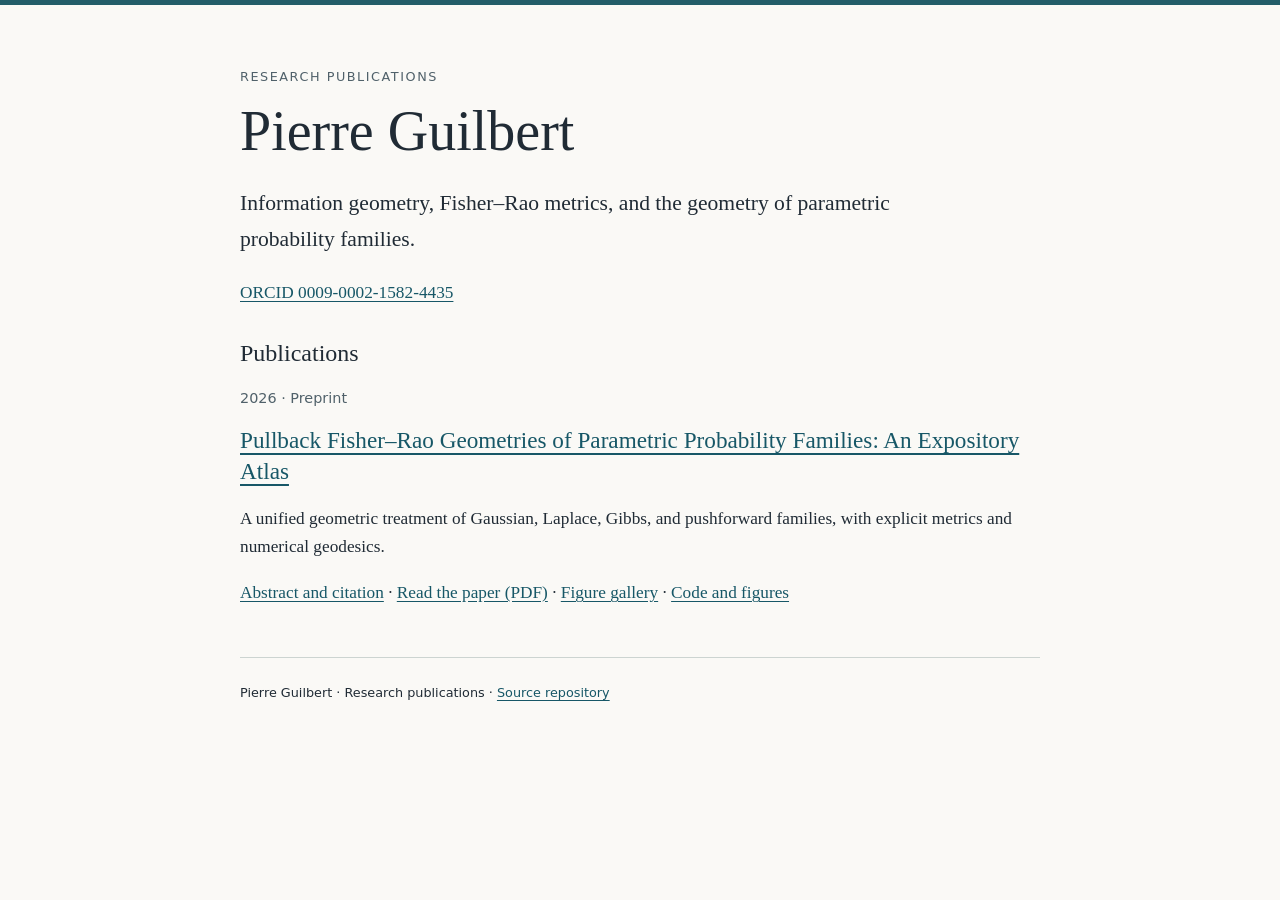
<file: docs/index.html>
<!doctype html>
<html lang="en">
<head>
  <meta charset="utf-8">
  <meta name="viewport" content="width=device-width, initial-scale=1">
  <title>Pierre Guilbert — Research</title>
  <meta name="description" content="Research papers by Pierre Guilbert on information geometry and statistical manifolds.">
  <link rel="canonical" href="https://pierreguilbertf.github.io/pullback-fisher-rao-atlas/">
  <link rel="stylesheet" href="styles.css">

</head>
<body>
  <a class="skip" href="#main">Skip to content</a>
  <main id="main">
    <p class="eyebrow">Research publications</p>
    <h1>Pierre Guilbert</h1>
    <p class="intro">Information geometry, Fisher–Rao metrics, and the geometry of parametric probability families.</p>
    <p><a href="https://orcid.org/0009-0002-1582-4435">ORCID 0009-0002-1582-4435</a></p>
    <h2>Publications</h2>
    <article>
      <p class="byline">2026 · Preprint</p>
      <h3><a href="papers/pullback-fisher-rao-atlas/">Pullback Fisher–Rao Geometries of Parametric Probability Families: An Expository Atlas</a></h3>
      <p>A unified geometric treatment of Gaussian, Laplace, Gibbs, and pushforward families, with explicit metrics and numerical geodesics.</p>
      <p><a href="papers/pullback-fisher-rao-atlas/">Abstract and citation</a> · <a href="papers/pullback-fisher-rao-atlas/paper.pdf">Read the paper (PDF)</a> · <a href="papers/pullback-fisher-rao-atlas/gallery.html">Figure gallery</a> · <a href="https://github.com/PierreGuilbertF/pullback-fisher-rao-atlas">Code and figures</a></p>
    </article>
  </main>
  <footer>Pierre Guilbert · Research publications · <a href="https://github.com/PierreGuilbertF/pullback-fisher-rao-atlas">Source repository</a></footer>
</body>
</html>
</file>
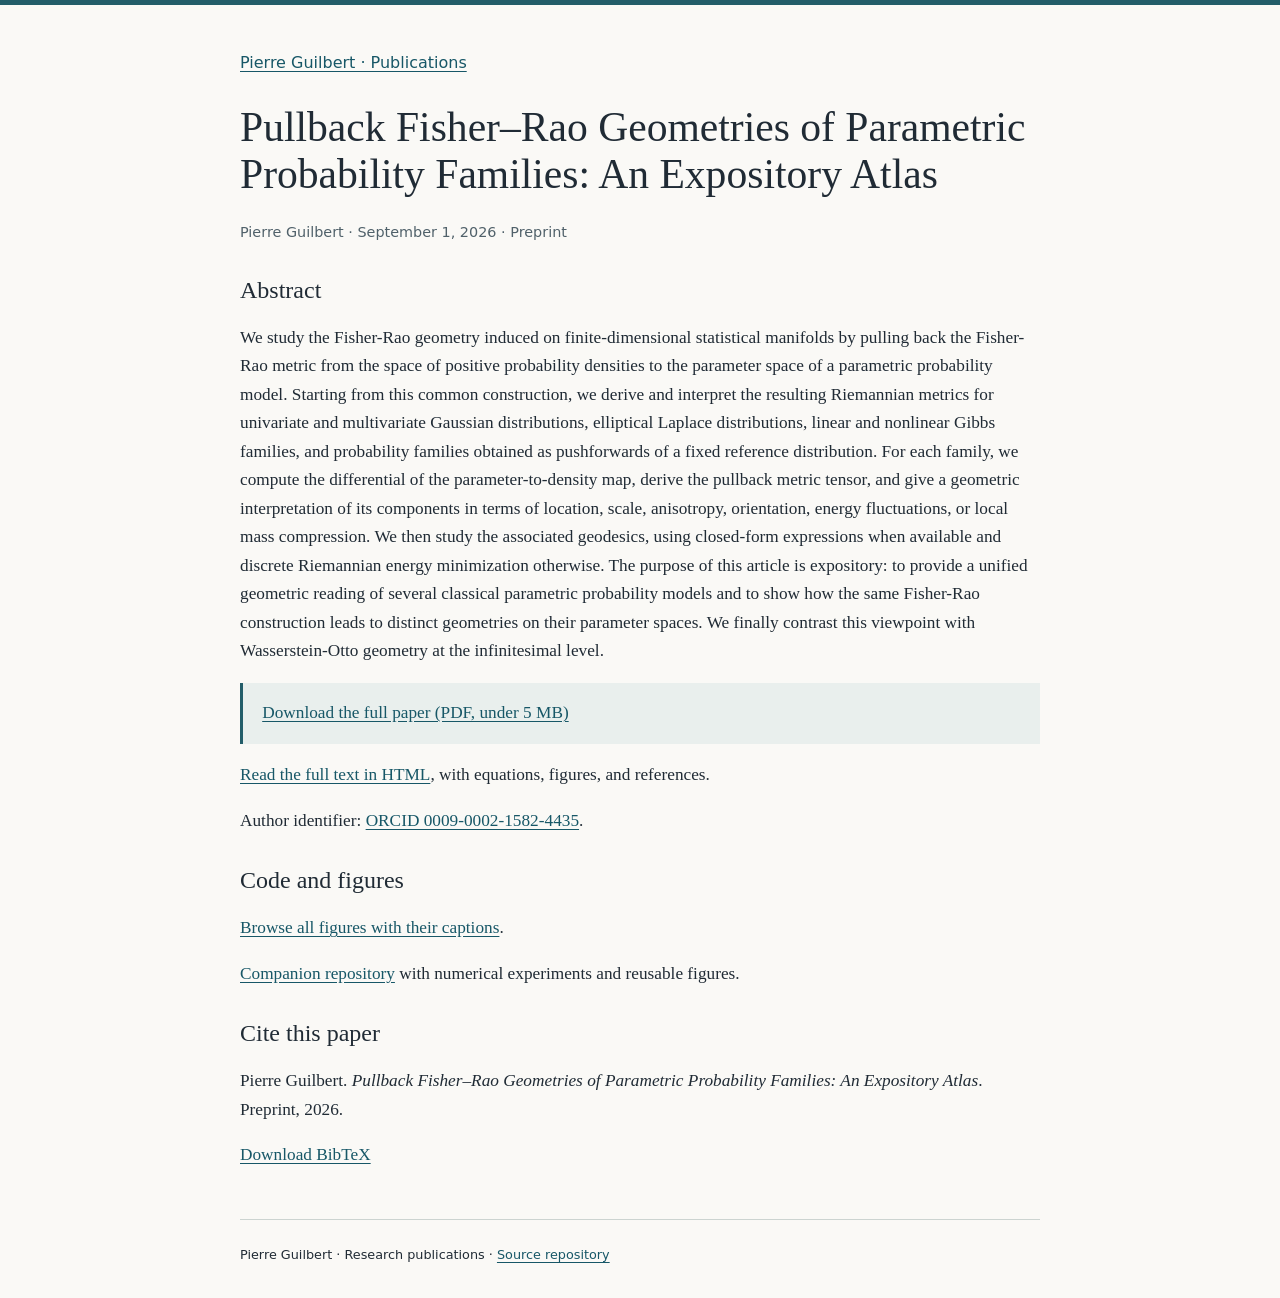
<file: docs/papers/pullback-fisher-rao-atlas/index.html>
<!doctype html>
<html lang="en">
<head>
  <meta charset="utf-8">
  <meta name="viewport" content="width=device-width, initial-scale=1">
  <title>Pullback Fisher–Rao Geometries of Parametric Probability Families: An Expository Atlas</title>
  <meta name="description" content="We study the Fisher-Rao geometry induced on finite-dimensional statistical manifolds by pulling back the Fisher-Rao metric from the space of positive probability densities to the parameter space of a parametric probability model. Starting from this common construction, we derive and interpret the resulting Riemannian metrics for univariate and multivariate Gaussian distributions, elliptical Laplace distributions, linear and nonlinear Gibbs families, and probability families obtained as pushforwards of a fixed reference distribution. For each family, we compute the differential of the parameter-to-density map, derive the pullback metric tensor, and give a geometric interpretation of its components in terms of location, scale, anisotropy, orientation, energy fluctuations, or local mass compression. We then study the associated geodesics, using closed-form expressions when available and discrete Riemannian energy minimization otherwise. The purpose of this article is expository: to provide a unified geometric reading of several classical parametric probability models and to show how the same Fisher-Rao construction leads to distinct geometries on their parameter spaces. We finally contrast this viewpoint with Wasserstein-Otto geometry at the infinitesimal level.">
  <link rel="canonical" href="https://pierreguilbertf.github.io/pullback-fisher-rao-atlas/papers/pullback-fisher-rao-atlas/">
  <link rel="stylesheet" href="../../styles.css">
  <meta name="citation_title" content="Pullback Fisher–Rao Geometries of Parametric Probability Families: An Expository Atlas">
  <meta name="citation_author" content="Pierre Guilbert">
  <meta name="citation_publication_date" content="2026/09/01">
  <meta name="citation_pdf_url" content="https://pierreguilbertf.github.io/pullback-fisher-rao-atlas/papers/pullback-fisher-rao-atlas/paper.pdf">
  <meta name="citation_abstract_html_url" content="https://pierreguilbertf.github.io/pullback-fisher-rao-atlas/papers/pullback-fisher-rao-atlas/">
  <script type="application/ld+json">{"@context": "https://schema.org", "@type": "ScholarlyArticle", "headline": "Pullback Fisher–Rao Geometries of Parametric Probability Families: An Expository Atlas", "author": {"@type": "Person", "name": "Pierre Guilbert"}, "datePublished": "2026-09-01", "url": "https://pierreguilbertf.github.io/pullback-fisher-rao-atlas/papers/pullback-fisher-rao-atlas/", "encoding": {"@type": "MediaObject", "contentUrl": "https://pierreguilbertf.github.io/pullback-fisher-rao-atlas/papers/pullback-fisher-rao-atlas/paper.pdf", "encodingFormat": "application/pdf"}, "abstract": "We study the Fisher-Rao geometry induced on finite-dimensional statistical manifolds by pulling back the Fisher-Rao metric from the space of positive probability densities to the parameter space of a parametric probability model. Starting from this common construction, we derive and interpret the resulting Riemannian metrics for univariate and multivariate Gaussian distributions, elliptical Laplace distributions, linear and nonlinear Gibbs families, and probability families obtained as pushforwards of a fixed reference distribution. For each family, we compute the differential of the parameter-to-density map, derive the pullback metric tensor, and give a geometric interpretation of its components in terms of location, scale, anisotropy, orientation, energy fluctuations, or local mass compression. We then study the associated geodesics, using closed-form expressions when available and discrete Riemannian energy minimization otherwise. The purpose of this article is expository: to provide a unified geometric reading of several classical parametric probability models and to show how the same Fisher-Rao construction leads to distinct geometries on their parameter spaces. We finally contrast this viewpoint with Wasserstein-Otto geometry at the infinitesimal level."}</script>
</head>
<body>
  <a class="skip" href="#main">Skip to content</a>
  <main id="main">
    <nav aria-label="Breadcrumb"><a href="../../">Pierre Guilbert · Publications</a></nav>
    <article>
      <h1 class="paper-title">Pullback Fisher–Rao Geometries of Parametric Probability Families: An Expository Atlas</h1>
      <p class="byline">Pierre Guilbert · September 1, 2026 · Preprint</p>
      <h2>Abstract</h2>
      <p>We study the Fisher-Rao geometry induced on finite-dimensional statistical manifolds by pulling back the Fisher-Rao metric from the space of positive probability densities to the parameter space of a parametric probability model. Starting from this common construction, we derive and interpret the resulting Riemannian metrics for univariate and multivariate Gaussian distributions, elliptical Laplace distributions, linear and nonlinear Gibbs families, and probability families obtained as pushforwards of a fixed reference distribution. For each family, we compute the differential of the parameter-to-density map, derive the pullback metric tensor, and give a geometric interpretation of its components in terms of location, scale, anisotropy, orientation, energy fluctuations, or local mass compression. We then study the associated geodesics, using closed-form expressions when available and discrete Riemannian energy minimization otherwise. The purpose of this article is expository: to provide a unified geometric reading of several classical parametric probability models and to show how the same Fisher-Rao construction leads to distinct geometries on their parameter spaces. We finally contrast this viewpoint with Wasserstein-Otto geometry at the infinitesimal level.</p>
      <p class="downloads"><a href="paper.pdf">Download the full paper (PDF, under 5 MB)</a></p>
      <p><a href="full-text.html">Read the full text in HTML</a>, with equations, figures, and references.</p>
      <p>Author identifier: <a href="https://orcid.org/0009-0002-1582-4435">ORCID 0009-0002-1582-4435</a>.</p>
      <h2>Code and figures</h2>
      <p><a href="gallery.html">Browse all figures with their captions</a>.</p>
      <p><a href="https://github.com/PierreGuilbertF/pullback-fisher-rao-atlas">Companion repository</a> with numerical experiments and reusable figures.</p>
      <h2>Cite this paper</h2>
      <p>Pierre Guilbert. <cite>Pullback Fisher–Rao Geometries of Parametric Probability Families: An Expository Atlas</cite>. Preprint, 2026.</p>
      <p><a href="citation.bib" download>Download BibTeX</a></p>
    </article>
  </main>
  <footer>Pierre Guilbert · Research publications · <a href="https://github.com/PierreGuilbertF/pullback-fisher-rao-atlas">Source repository</a></footer>
</body>
</html>
</file>
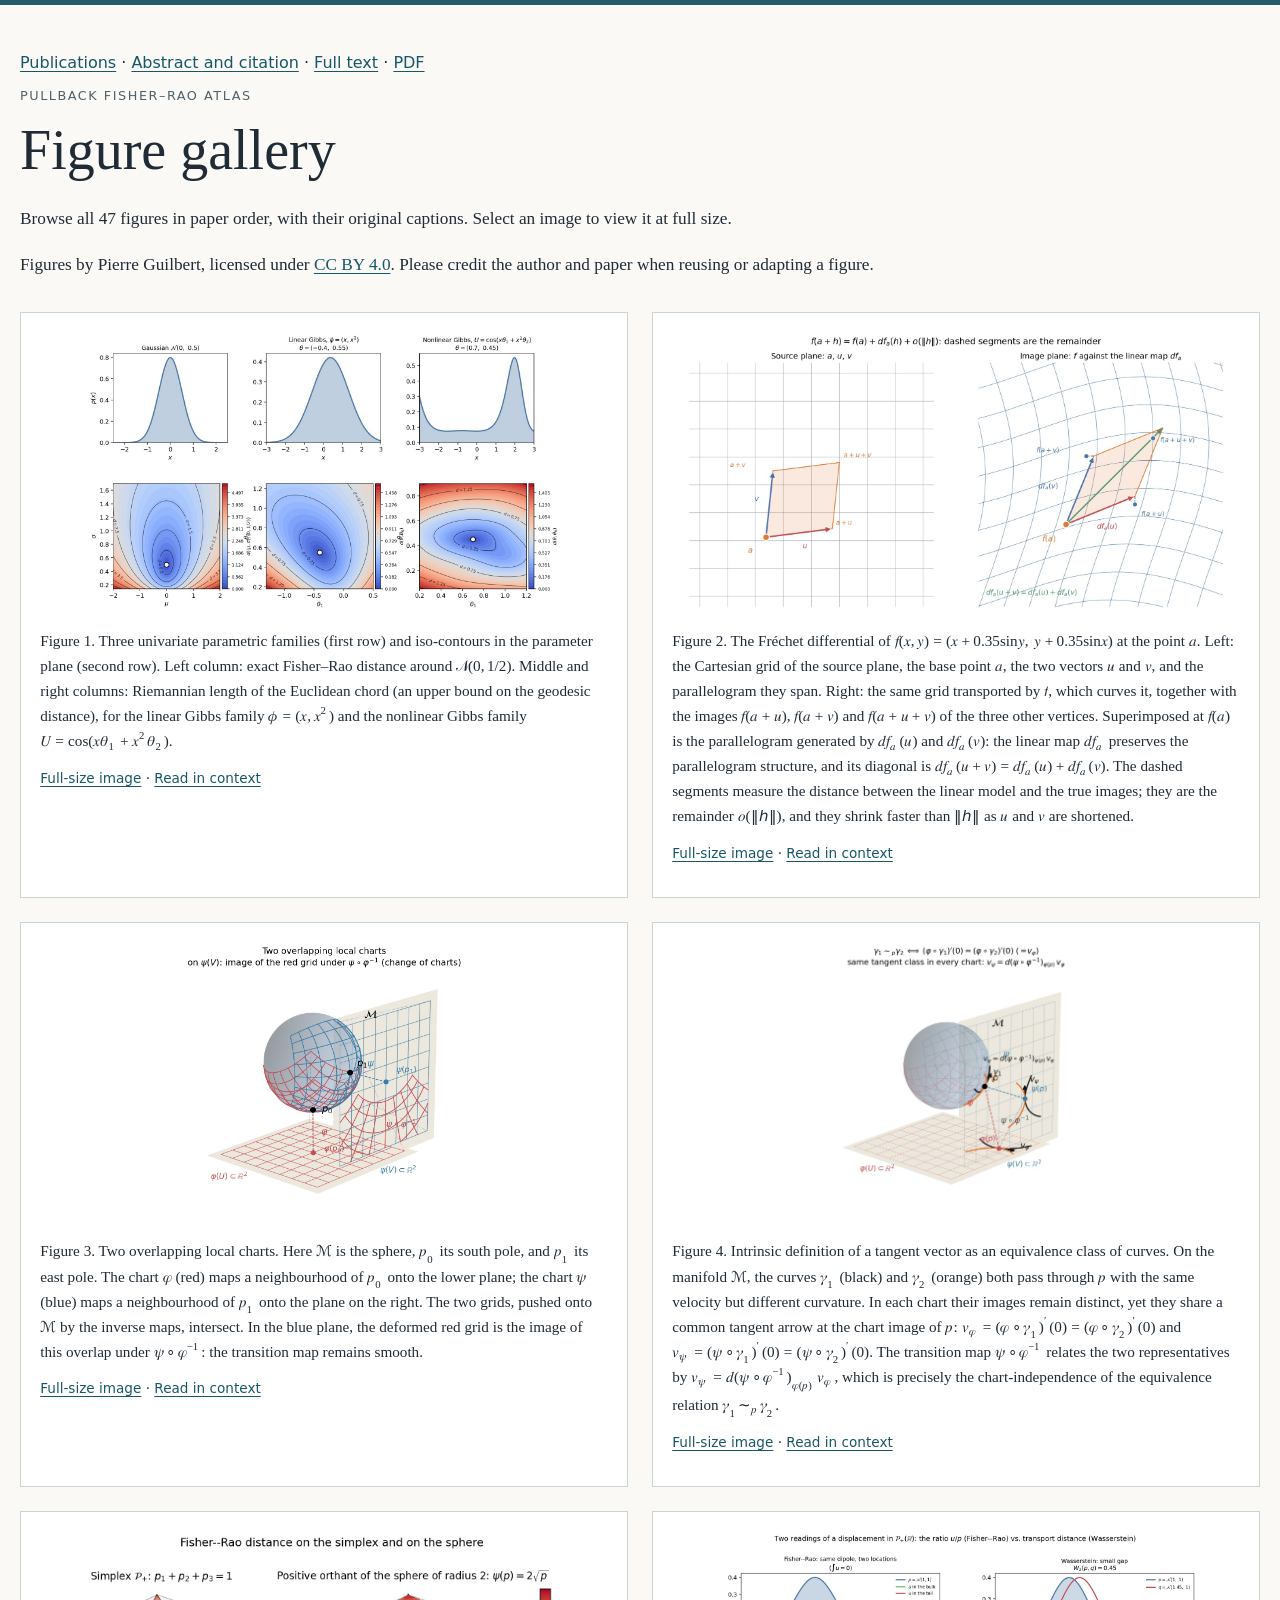
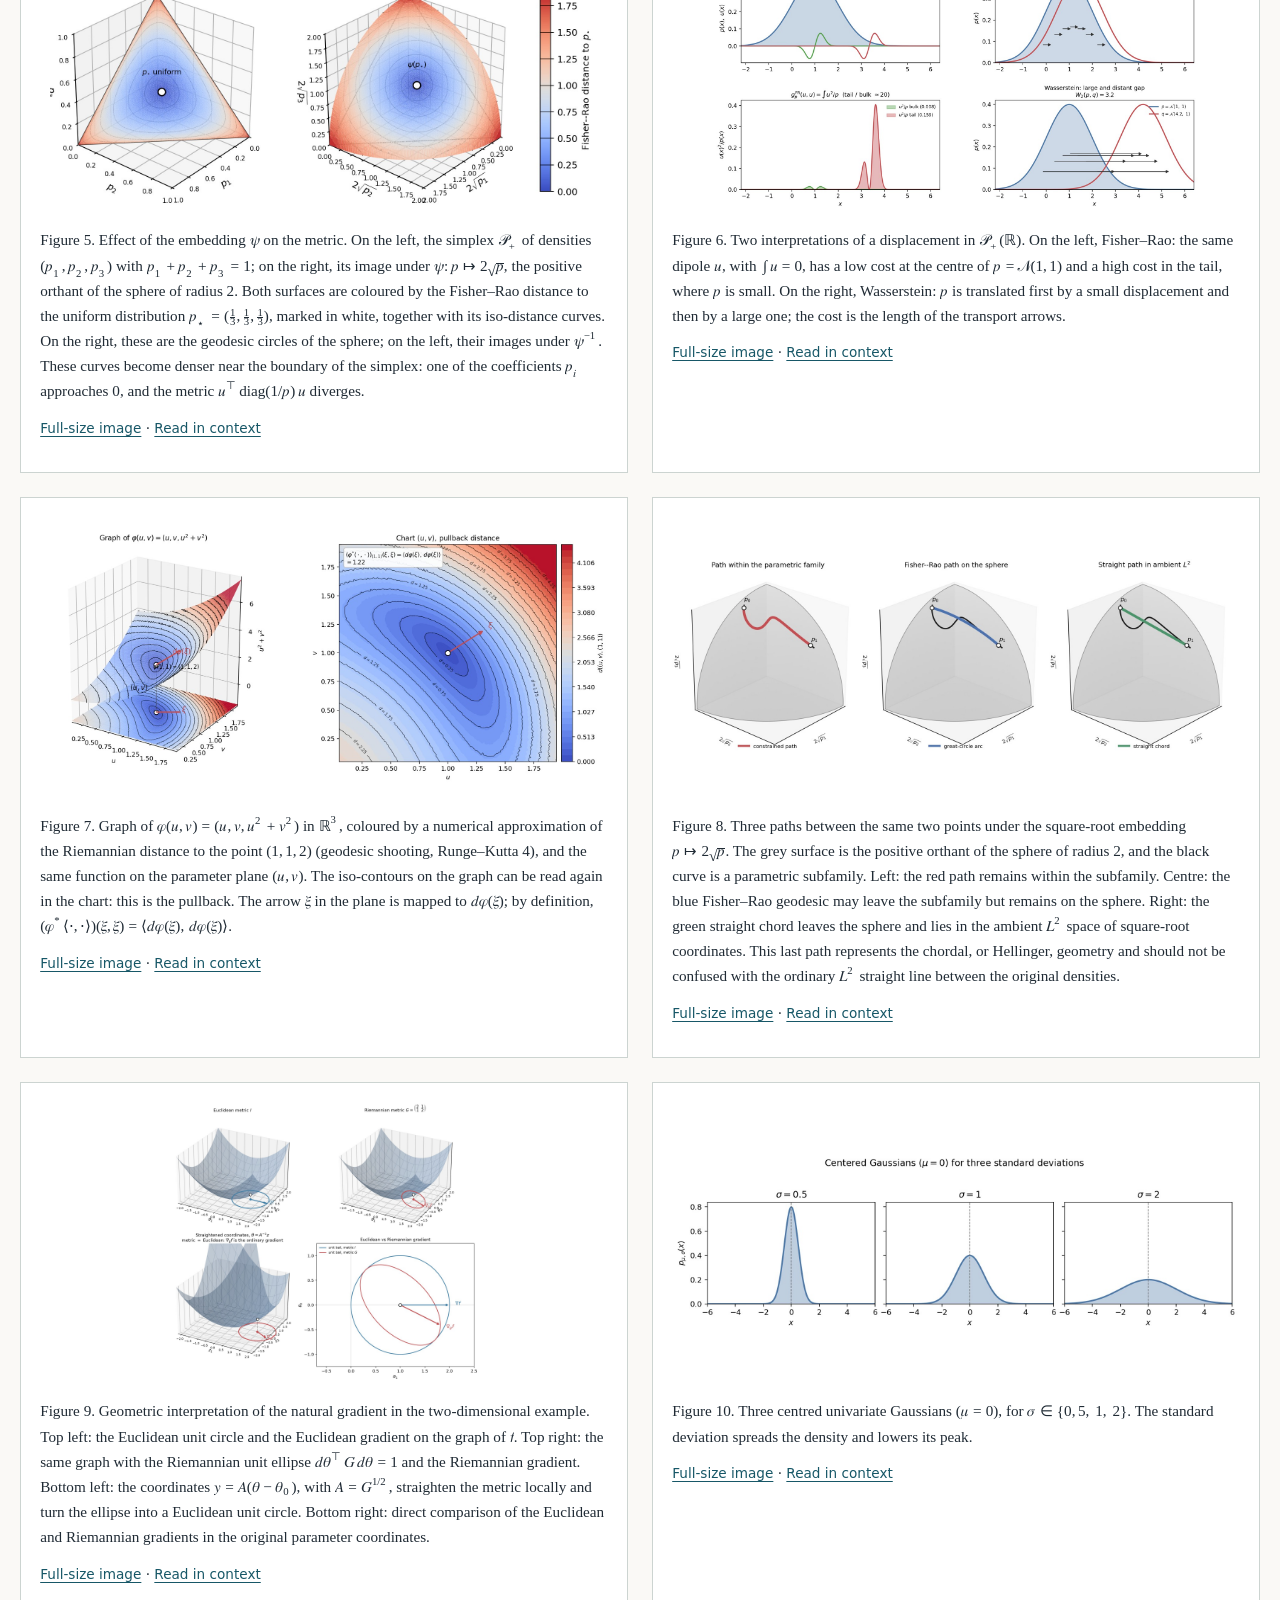
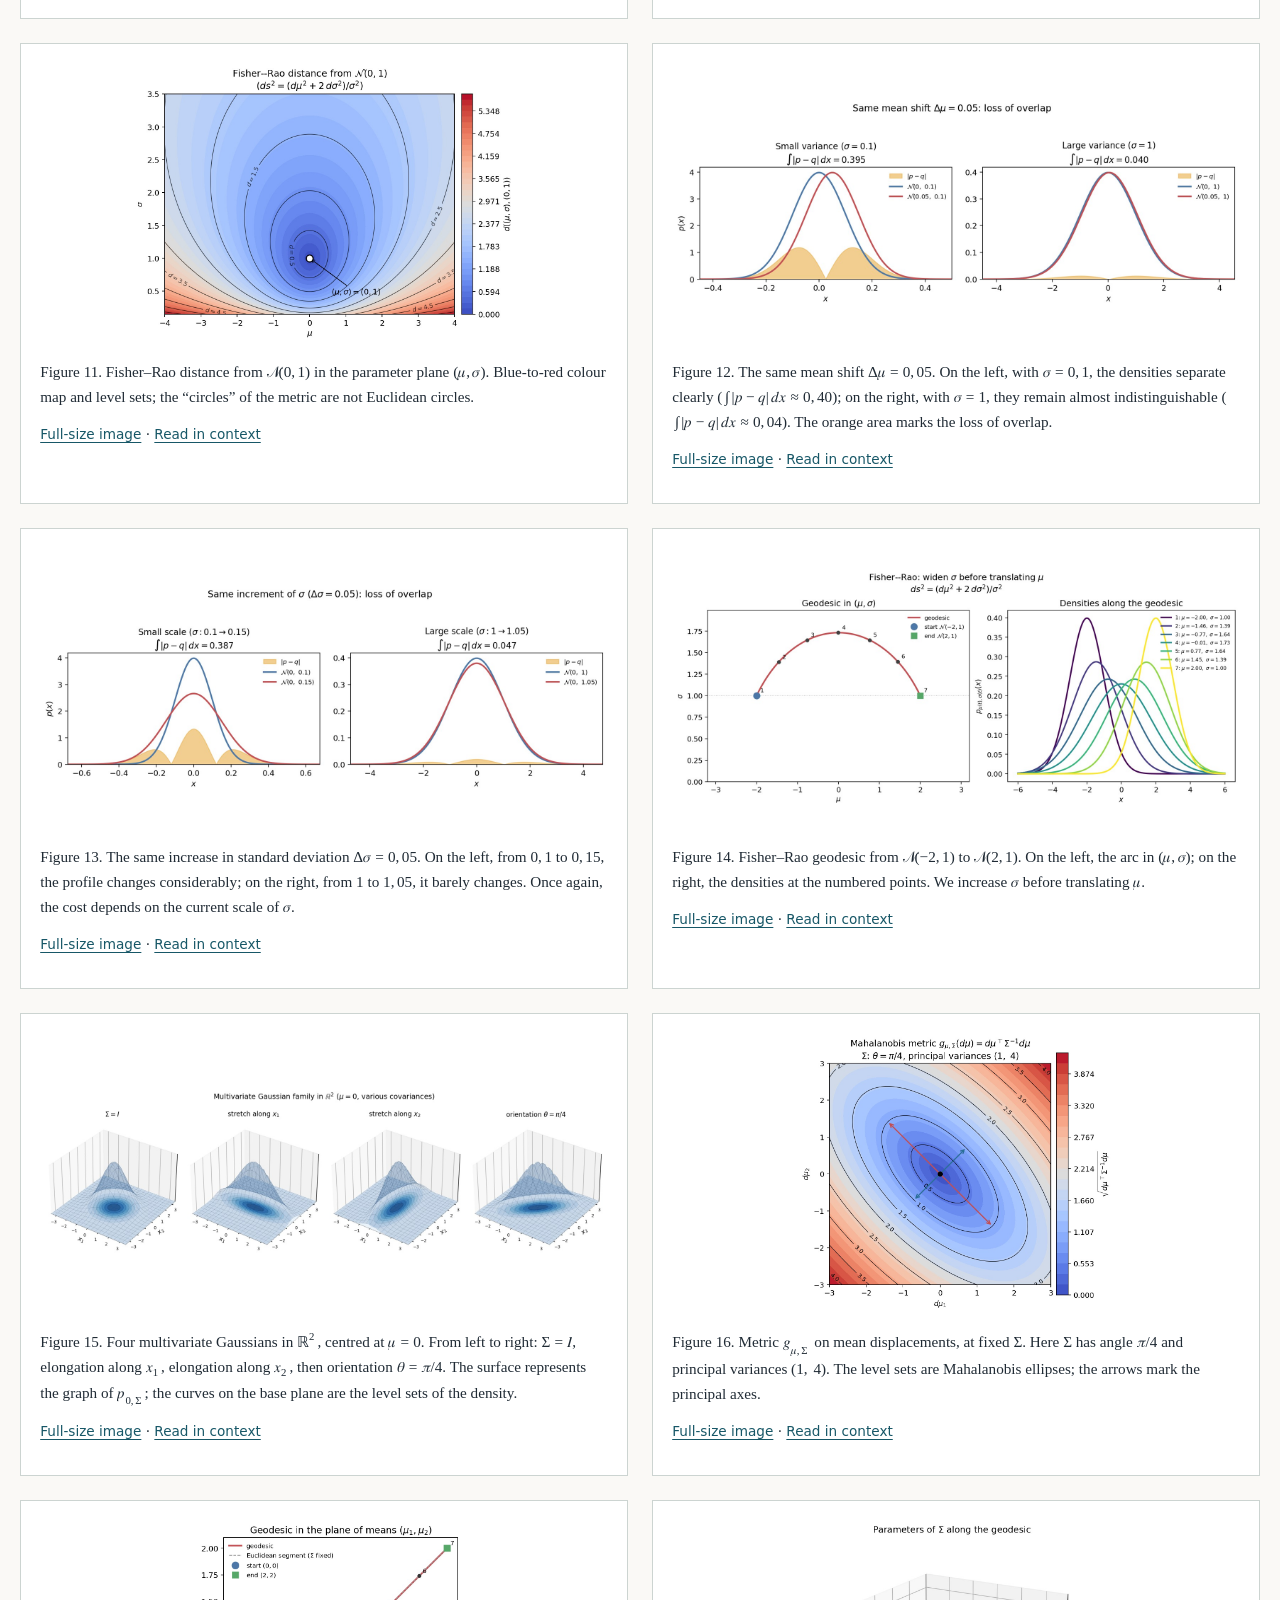
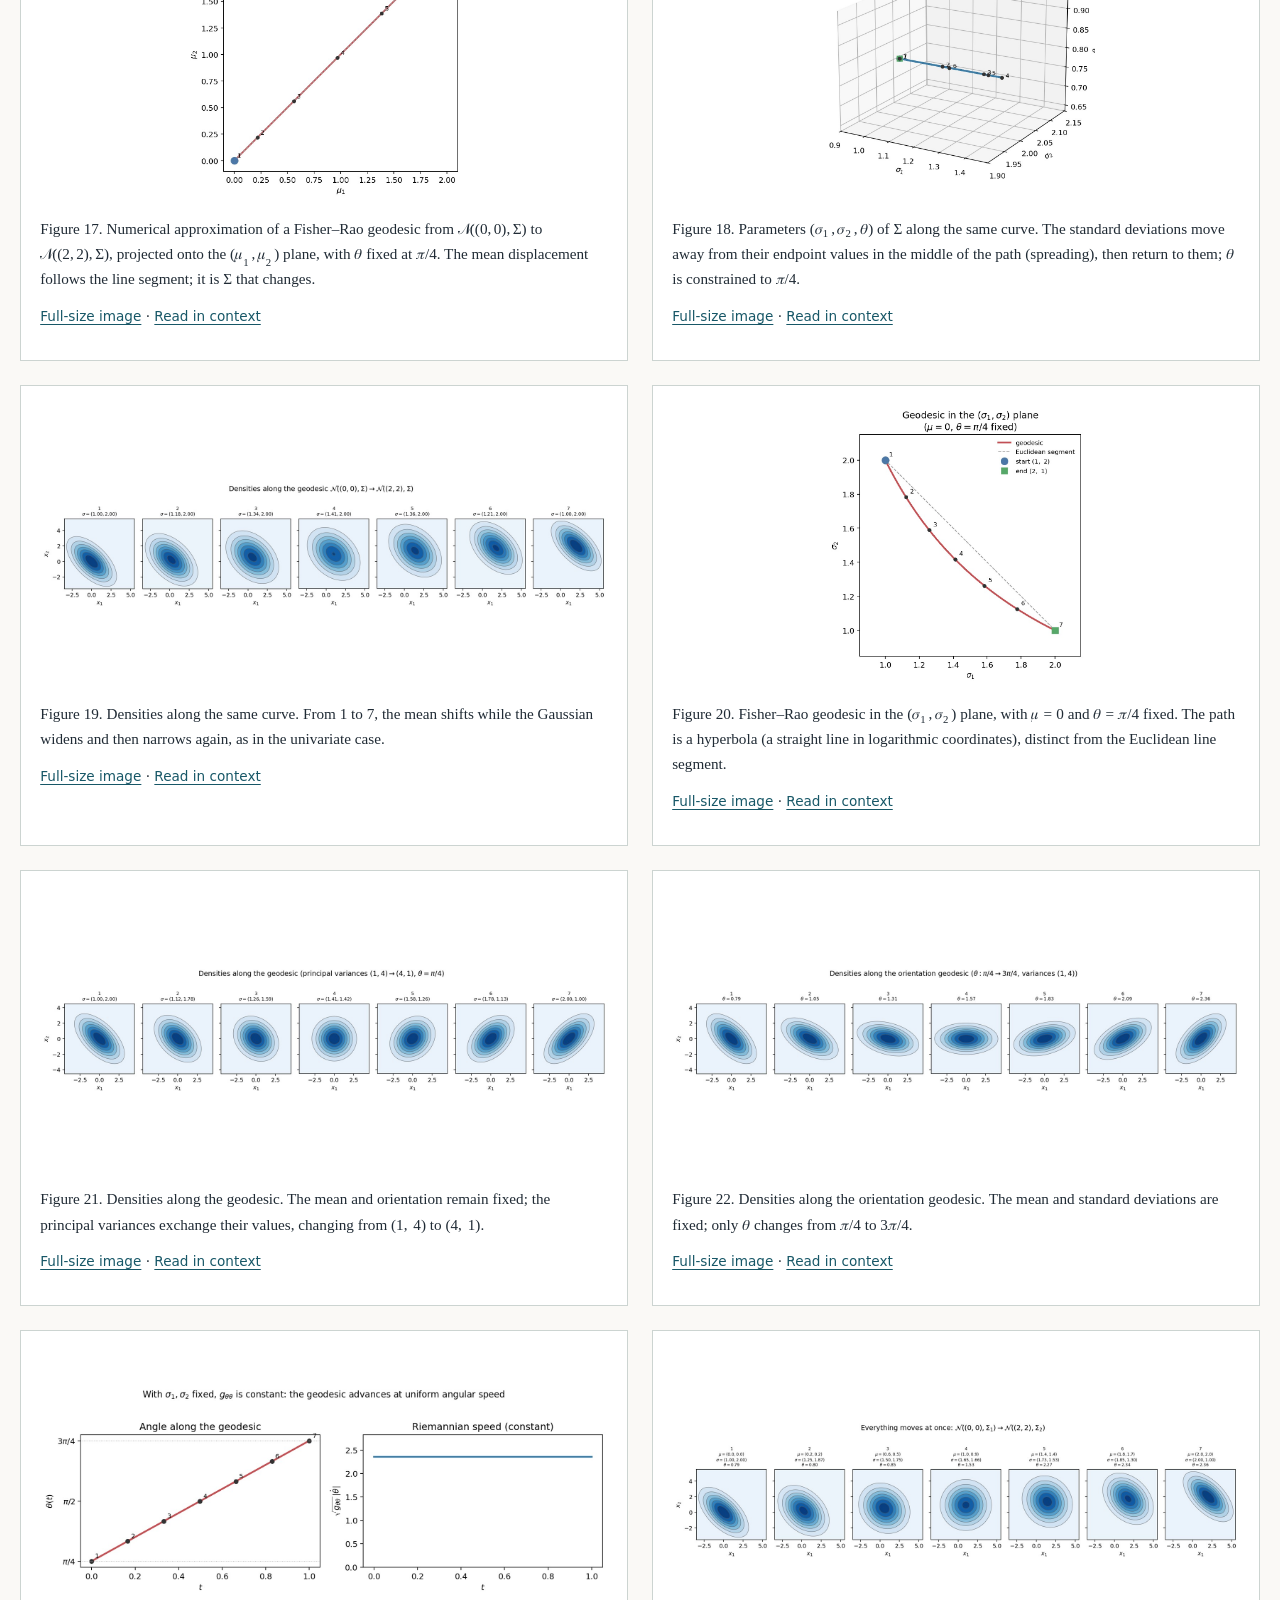
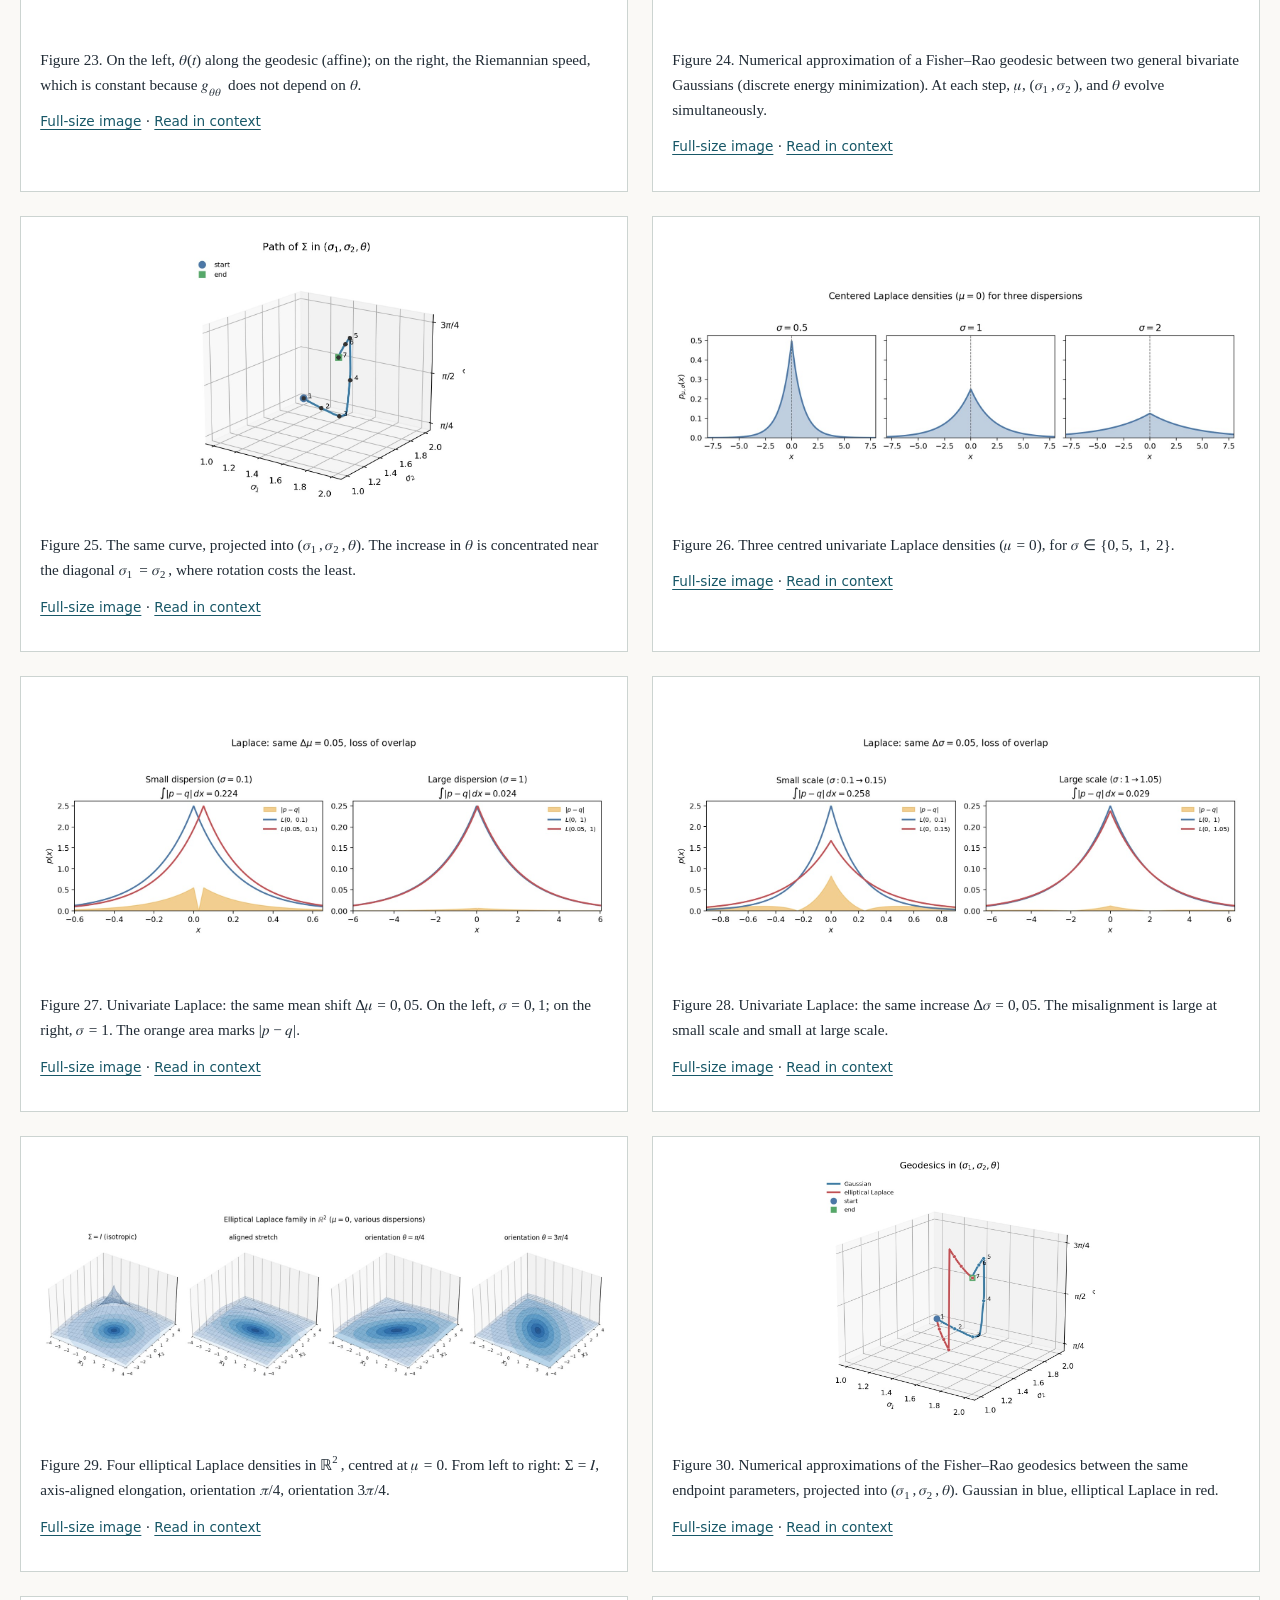
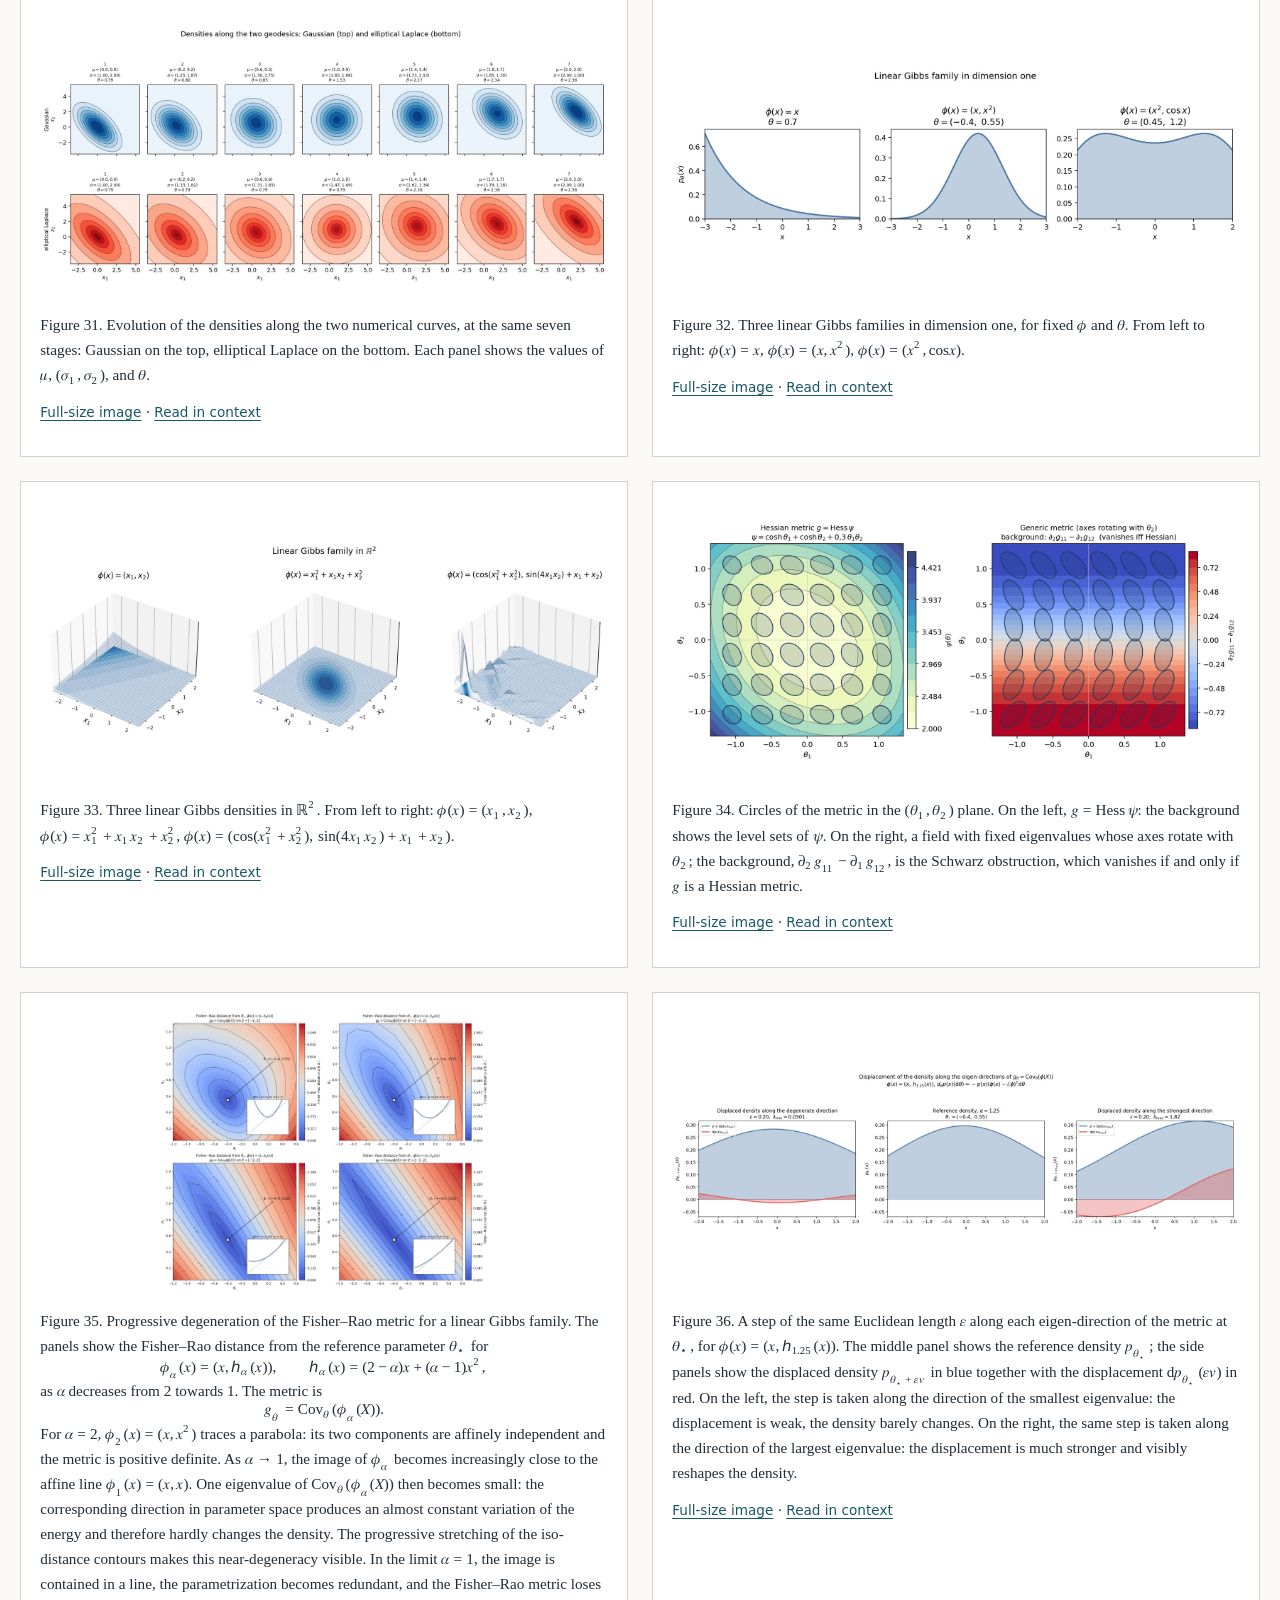
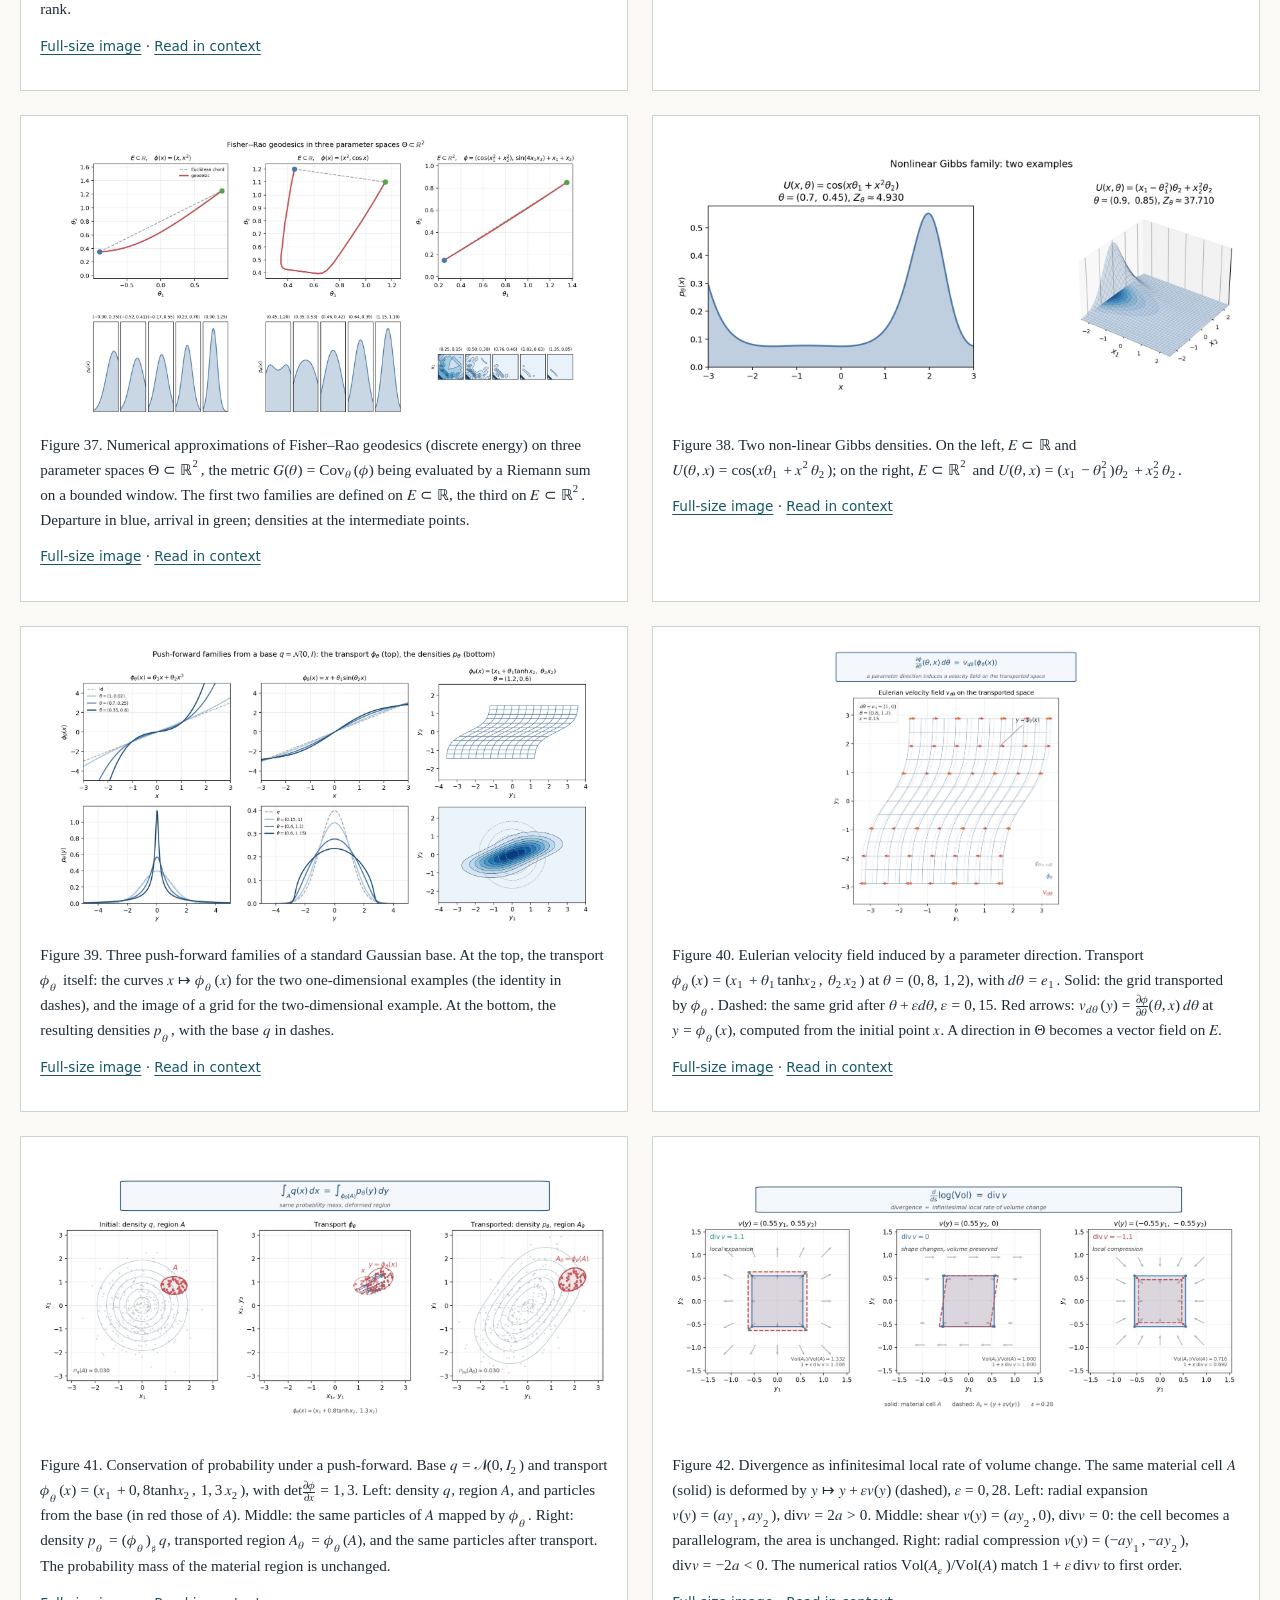
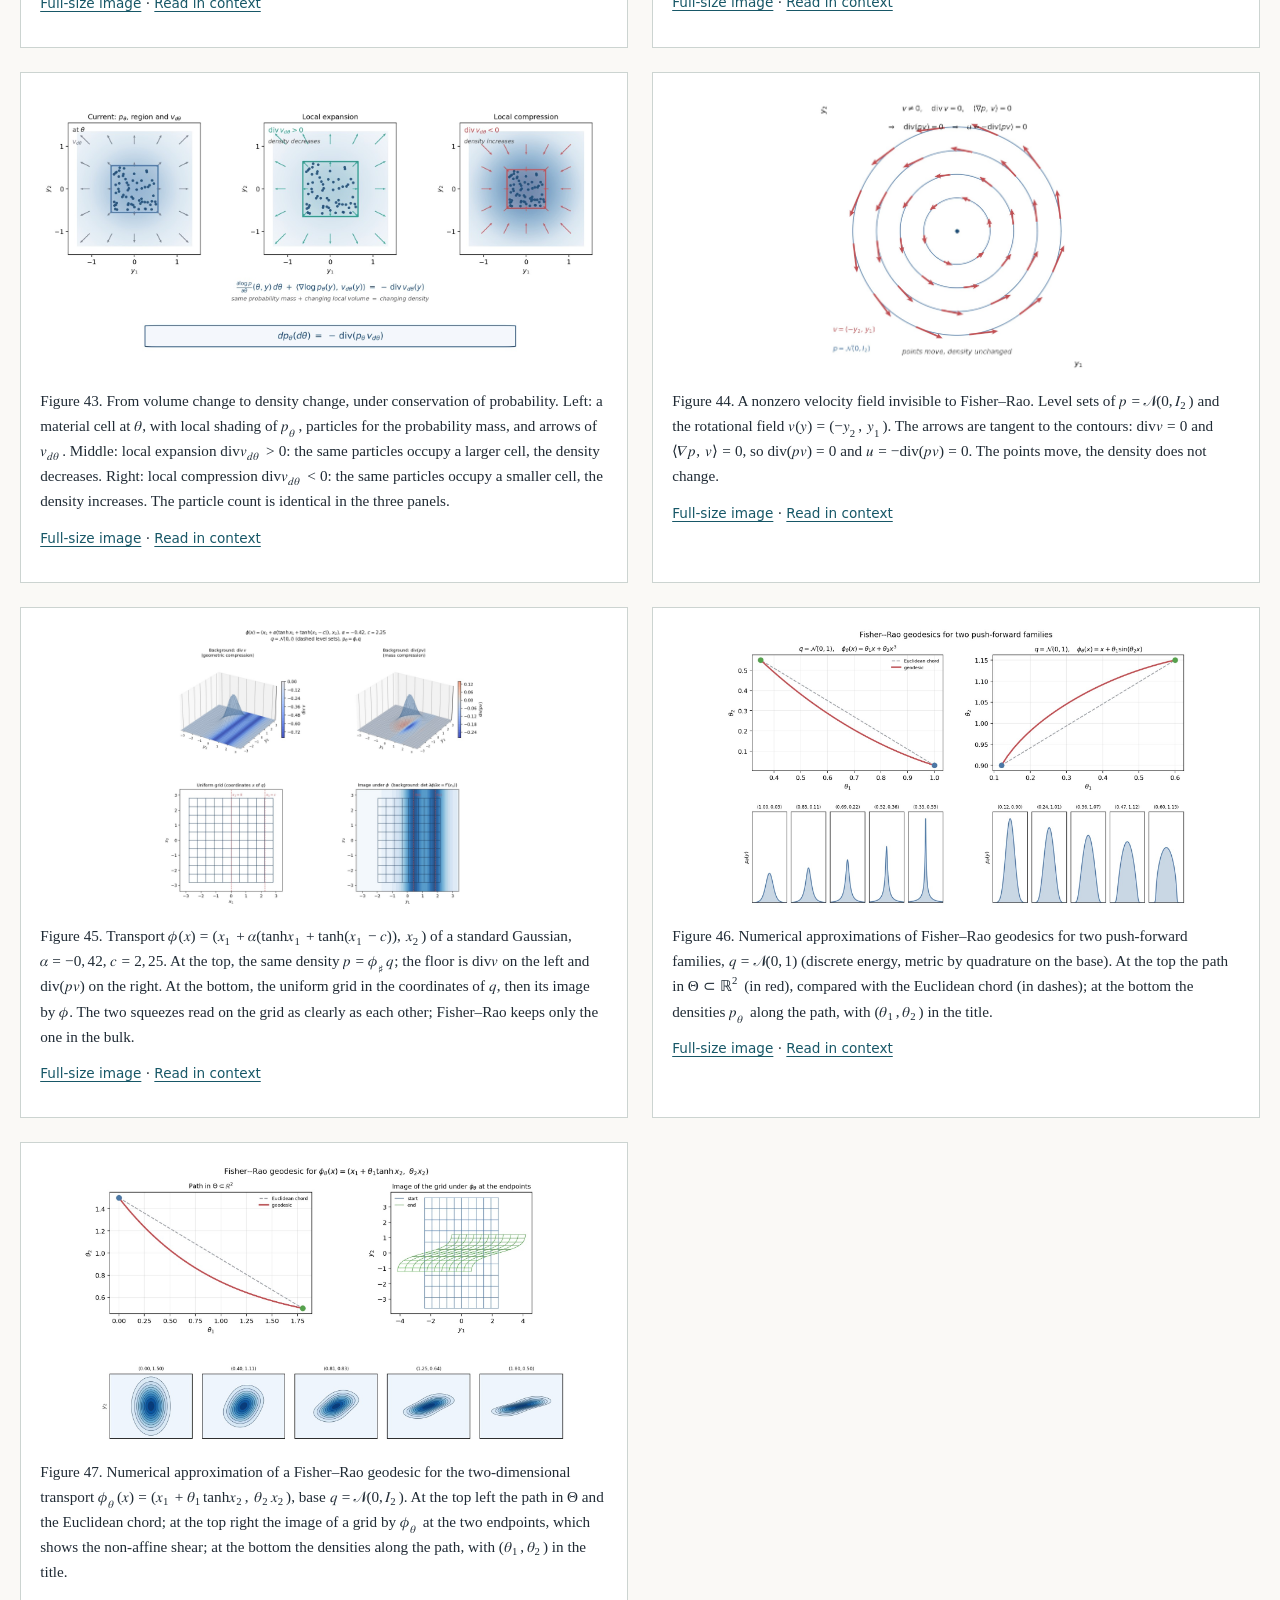
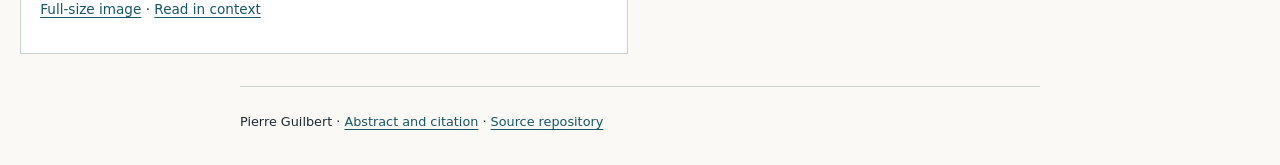
<file: docs/papers/pullback-fisher-rao-atlas/gallery.html>
<!doctype html>
<html lang="en">
<head>
  <meta charset="utf-8">
  <meta name="viewport" content="width=device-width, initial-scale=1">
  <title>Figure gallery — Pullback Fisher–Rao Atlas</title>
  <meta name="description" content="All figures from the Pullback Fisher–Rao Atlas, with original captions and links to the paper.">
  <link rel="canonical" href="https://pierreguilbertf.github.io/pullback-fisher-rao-atlas/papers/pullback-fisher-rao-atlas/gallery.html">
  <link rel="stylesheet" href="../../styles.css">
</head>
<body>
  <a class="skip" href="#main">Skip to content</a>
  <main id="main" class="gallery">
    <nav aria-label="Breadcrumb"><a href="../../">Publications</a> · <a href="./">Abstract and citation</a> · <a href="full-text.html">Full text</a> · <a href="paper.pdf">PDF</a></nav>
    <p class="eyebrow">Pullback Fisher–Rao Atlas</p>
    <h1>Figure gallery</h1>
    <p>Browse all 47 figures in paper order, with their original captions. Select an image to view it at full size.</p>
    <p>Figures by Pierre Guilbert, licensed under <a href="https://creativecommons.org/licenses/by/4.0/">CC BY 4.0</a>. Please credit the author and paper when reusing or adapting a figure.</p>
    <div class="figure-grid">
<figure class="figure-card" id="fig:intro-atlas">
<a class="figure-image" href="figures/24_intro_atlas.jpg" aria-label="Open Figure 1 at full size"><img loading="lazy" decoding="async" src="figures/24_intro_atlas.jpg" alt="Figure 1; description below" /></a>
<figcaption>Figure 1. Three univariate parametric families (first row) and
iso-contours in the parameter plane (second row). Left column: exact
Fisher–Rao distance around
<math display="inline" xmlns="http://www.w3.org/1998/Math/MathML"><semantics><mrow><mi mathvariant="script">𝒩</mi><mo stretchy="false" form="prefix">(</mo><mn>0</mn><mo>,</mo><mn>1</mn><mi>/</mi><mn>2</mn><mo stretchy="false" form="postfix">)</mo></mrow><annotation encoding="application/x-tex">\mathcal{N}(0,1/2)</annotation></semantics></math>.
Middle and right columns: Riemannian length of the Euclidean chord (an
upper bound on the geodesic distance), for the linear Gibbs family
<math display="inline" xmlns="http://www.w3.org/1998/Math/MathML"><semantics><mrow><mi>ϕ</mi><mo>=</mo><mo stretchy="false" form="prefix">(</mo><mi>x</mi><mo>,</mo><msup><mi>x</mi><mn>2</mn></msup><mo stretchy="false" form="postfix">)</mo></mrow><annotation encoding="application/x-tex">\phi=(x,x^{2})</annotation></semantics></math>
and the nonlinear Gibbs family
<math display="inline" xmlns="http://www.w3.org/1998/Math/MathML"><semantics><mrow><mi>U</mi><mo>=</mo><mrow><mi mathvariant="normal">cos</mi><mo>&#8289;</mo></mrow><mo stretchy="false" form="prefix">(</mo><mi>x</mi><msub><mi>θ</mi><mn>1</mn></msub><mo>+</mo><msup><mi>x</mi><mn>2</mn></msup><msub><mi>θ</mi><mn>2</mn></msub><mo stretchy="false" form="postfix">)</mo></mrow><annotation encoding="application/x-tex">U=\cos(x\theta_{1}+x^{2}\theta_{2})</annotation></semantics></math>.</figcaption>
<p class="figure-links"><a href="figures/24_intro_atlas.jpg">Full-size image</a> · <a href="full-text.html#fig:intro-atlas">Read in context</a></p>
</figure>
<figure class="figure-card" id="fig:frechet-differential">
<a class="figure-image" href="figures/36_frechet_differential.jpg" aria-label="Open Figure 2 at full size"><img loading="lazy" decoding="async" src="figures/36_frechet_differential.jpg" alt="Figure 2; description below" /></a>
<figcaption>Figure 2. The Fréchet differential of
<math display="inline" xmlns="http://www.w3.org/1998/Math/MathML"><semantics><mrow><mi>f</mi><mo stretchy="false" form="prefix">(</mo><mi>x</mi><mo>,</mo><mi>y</mi><mo stretchy="false" form="postfix">)</mo><mo>=</mo><mo stretchy="false" form="prefix">(</mo><mi>x</mi><mo>+</mo><mn>0.35</mn><mrow><mi mathvariant="normal">sin</mi><mo>&#8289;</mo></mrow><mi>y</mi><mo>,</mo><mspace width="0.222em"></mspace><mi>y</mi><mo>+</mo><mn>0.35</mn><mrow><mi mathvariant="normal">sin</mi><mo>&#8289;</mo></mrow><mi>x</mi><mo stretchy="false" form="postfix">)</mo></mrow><annotation encoding="application/x-tex">f(x,y) = (x + 0.35\sin y,\ y + 0.35\sin x)</annotation></semantics></math>
at the point
<math display="inline" xmlns="http://www.w3.org/1998/Math/MathML"><semantics><mi>a</mi><annotation encoding="application/x-tex">a</annotation></semantics></math>.
Left: the Cartesian grid of the source plane, the base point
<math display="inline" xmlns="http://www.w3.org/1998/Math/MathML"><semantics><mi>a</mi><annotation encoding="application/x-tex">a</annotation></semantics></math>,
the two vectors
<math display="inline" xmlns="http://www.w3.org/1998/Math/MathML"><semantics><mi>u</mi><annotation encoding="application/x-tex">u</annotation></semantics></math>
and
<math display="inline" xmlns="http://www.w3.org/1998/Math/MathML"><semantics><mi>v</mi><annotation encoding="application/x-tex">v</annotation></semantics></math>,
and the parallelogram they span. Right: the same grid transported by
<math display="inline" xmlns="http://www.w3.org/1998/Math/MathML"><semantics><mi>f</mi><annotation encoding="application/x-tex">f</annotation></semantics></math>,
which curves it, together with the images
<math display="inline" xmlns="http://www.w3.org/1998/Math/MathML"><semantics><mrow><mi>f</mi><mo stretchy="false" form="prefix">(</mo><mi>a</mi><mo>+</mo><mi>u</mi><mo stretchy="false" form="postfix">)</mo></mrow><annotation encoding="application/x-tex">f(a+u)</annotation></semantics></math>,
<math display="inline" xmlns="http://www.w3.org/1998/Math/MathML"><semantics><mrow><mi>f</mi><mo stretchy="false" form="prefix">(</mo><mi>a</mi><mo>+</mo><mi>v</mi><mo stretchy="false" form="postfix">)</mo></mrow><annotation encoding="application/x-tex">f(a+v)</annotation></semantics></math>
and
<math display="inline" xmlns="http://www.w3.org/1998/Math/MathML"><semantics><mrow><mi>f</mi><mo stretchy="false" form="prefix">(</mo><mi>a</mi><mo>+</mo><mi>u</mi><mo>+</mo><mi>v</mi><mo stretchy="false" form="postfix">)</mo></mrow><annotation encoding="application/x-tex">f(a+u+v)</annotation></semantics></math>
of the three other vertices. Superimposed at
<math display="inline" xmlns="http://www.w3.org/1998/Math/MathML"><semantics><mrow><mi>f</mi><mo stretchy="false" form="prefix">(</mo><mi>a</mi><mo stretchy="false" form="postfix">)</mo></mrow><annotation encoding="application/x-tex">f(a)</annotation></semantics></math>
is the parallelogram generated by
<math display="inline" xmlns="http://www.w3.org/1998/Math/MathML"><semantics><mrow><mi>d</mi><msub><mi>f</mi><mi>a</mi></msub><mo stretchy="false" form="prefix">(</mo><mi>u</mi><mo stretchy="false" form="postfix">)</mo></mrow><annotation encoding="application/x-tex">df_{a}(u)</annotation></semantics></math>
and
<math display="inline" xmlns="http://www.w3.org/1998/Math/MathML"><semantics><mrow><mi>d</mi><msub><mi>f</mi><mi>a</mi></msub><mo stretchy="false" form="prefix">(</mo><mi>v</mi><mo stretchy="false" form="postfix">)</mo></mrow><annotation encoding="application/x-tex">df_{a}(v)</annotation></semantics></math>:
the linear map
<math display="inline" xmlns="http://www.w3.org/1998/Math/MathML"><semantics><mrow><mi>d</mi><msub><mi>f</mi><mi>a</mi></msub></mrow><annotation encoding="application/x-tex">df_{a}</annotation></semantics></math>
preserves the parallelogram structure, and its diagonal is
<math display="inline" xmlns="http://www.w3.org/1998/Math/MathML"><semantics><mrow><mi>d</mi><msub><mi>f</mi><mi>a</mi></msub><mo stretchy="false" form="prefix">(</mo><mi>u</mi><mo>+</mo><mi>v</mi><mo stretchy="false" form="postfix">)</mo><mo>=</mo><mi>d</mi><msub><mi>f</mi><mi>a</mi></msub><mo stretchy="false" form="prefix">(</mo><mi>u</mi><mo stretchy="false" form="postfix">)</mo><mo>+</mo><mi>d</mi><msub><mi>f</mi><mi>a</mi></msub><mo stretchy="false" form="prefix">(</mo><mi>v</mi><mo stretchy="false" form="postfix">)</mo></mrow><annotation encoding="application/x-tex">df_{a}(u+v) = df_{a}(u) + df_{a}(v)</annotation></semantics></math>.
The dashed segments measure the distance between the linear model and
the true images; they are the remainder
<math display="inline" xmlns="http://www.w3.org/1998/Math/MathML"><semantics><mrow><mi>o</mi><mo stretchy="false" form="prefix">(</mo><mrow><mo stretchy="true" form="prefix">‖</mo><mi>h</mi><mo stretchy="true" form="postfix">‖</mo></mrow><mo stretchy="false" form="postfix">)</mo></mrow><annotation encoding="application/x-tex">o(\lVert h \rVert)</annotation></semantics></math>,
and they shrink faster than
<math display="inline" xmlns="http://www.w3.org/1998/Math/MathML"><semantics><mrow><mo stretchy="true" form="prefix">‖</mo><mi>h</mi><mo stretchy="true" form="postfix">‖</mo></mrow><annotation encoding="application/x-tex">\lVert h \rVert</annotation></semantics></math>
as
<math display="inline" xmlns="http://www.w3.org/1998/Math/MathML"><semantics><mi>u</mi><annotation encoding="application/x-tex">u</annotation></semantics></math>
and
<math display="inline" xmlns="http://www.w3.org/1998/Math/MathML"><semantics><mi>v</mi><annotation encoding="application/x-tex">v</annotation></semantics></math>
are shortened.</figcaption>
<p class="figure-links"><a href="figures/36_frechet_differential.jpg">Full-size image</a> · <a href="full-text.html#fig:frechet-differential">Read in context</a></p>
</figure>
<figure class="figure-card" id="fig:carte">
<a class="figure-image" href="figures/05_manifold_chart.jpg" aria-label="Open Figure 3 at full size"><img loading="lazy" decoding="async" src="figures/05_manifold_chart.jpg" alt="Figure 3; description below" /></a>
<figcaption>Figure 3. Two overlapping local charts. Here
<math display="inline" xmlns="http://www.w3.org/1998/Math/MathML"><semantics><mi mathvariant="script">ℳ</mi><annotation encoding="application/x-tex">\mathcal{M}</annotation></semantics></math>
is the sphere,
<math display="inline" xmlns="http://www.w3.org/1998/Math/MathML"><semantics><msub><mi>p</mi><mn>0</mn></msub><annotation encoding="application/x-tex">p_{0}</annotation></semantics></math>
its south pole, and
<math display="inline" xmlns="http://www.w3.org/1998/Math/MathML"><semantics><msub><mi>p</mi><mn>1</mn></msub><annotation encoding="application/x-tex">p_{1}</annotation></semantics></math>
its east pole. The chart
<math display="inline" xmlns="http://www.w3.org/1998/Math/MathML"><semantics><mi>φ</mi><annotation encoding="application/x-tex">\varphi</annotation></semantics></math>
(red) maps a neighbourhood of
<math display="inline" xmlns="http://www.w3.org/1998/Math/MathML"><semantics><msub><mi>p</mi><mn>0</mn></msub><annotation encoding="application/x-tex">p_{0}</annotation></semantics></math>
onto the lower plane; the chart
<math display="inline" xmlns="http://www.w3.org/1998/Math/MathML"><semantics><mi>ψ</mi><annotation encoding="application/x-tex">\psi</annotation></semantics></math>
(blue) maps a neighbourhood of
<math display="inline" xmlns="http://www.w3.org/1998/Math/MathML"><semantics><msub><mi>p</mi><mn>1</mn></msub><annotation encoding="application/x-tex">p_{1}</annotation></semantics></math>
onto the plane on the right. The two grids, pushed onto
<math display="inline" xmlns="http://www.w3.org/1998/Math/MathML"><semantics><mi mathvariant="script">ℳ</mi><annotation encoding="application/x-tex">\mathcal{M}</annotation></semantics></math>
by the inverse maps, intersect. In the blue plane, the deformed red grid
is the image of this overlap under
<math display="inline" xmlns="http://www.w3.org/1998/Math/MathML"><semantics><mrow><mi>ψ</mi><mo>∘</mo><msup><mi>φ</mi><mrow><mi>−</mi><mn>1</mn></mrow></msup></mrow><annotation encoding="application/x-tex">\psi \circ \varphi^{-1}</annotation></semantics></math>:
the transition map remains smooth.</figcaption>
<p class="figure-links"><a href="figures/05_manifold_chart.jpg">Full-size image</a> · <a href="full-text.html#fig:carte">Read in context</a></p>
</figure>
<figure class="figure-card" id="fig:tangent-space-curves">
<a class="figure-image" href="figures/37_tangent_space_curves.jpg" aria-label="Open Figure 4 at full size"><img loading="lazy" decoding="async" src="figures/37_tangent_space_curves.jpg" alt="Figure 4; description below" /></a>
<figcaption>Figure 4. Intrinsic definition of a tangent vector as an equivalence
class of curves. On the manifold
<math display="inline" xmlns="http://www.w3.org/1998/Math/MathML"><semantics><mi mathvariant="script">ℳ</mi><annotation encoding="application/x-tex">\mathcal{M}</annotation></semantics></math>,
the curves
<math display="inline" xmlns="http://www.w3.org/1998/Math/MathML"><semantics><msub><mi>γ</mi><mn>1</mn></msub><annotation encoding="application/x-tex">\gamma_{1}</annotation></semantics></math>
(black) and
<math display="inline" xmlns="http://www.w3.org/1998/Math/MathML"><semantics><msub><mi>γ</mi><mn>2</mn></msub><annotation encoding="application/x-tex">\gamma_{2}</annotation></semantics></math>
(orange) both pass through
<math display="inline" xmlns="http://www.w3.org/1998/Math/MathML"><semantics><mi>p</mi><annotation encoding="application/x-tex">p</annotation></semantics></math>
with the same velocity but different curvature. In each chart their
images remain distinct, yet they share a common tangent arrow at the
chart image of
<math display="inline" xmlns="http://www.w3.org/1998/Math/MathML"><semantics><mi>p</mi><annotation encoding="application/x-tex">p</annotation></semantics></math>:
<math display="inline" xmlns="http://www.w3.org/1998/Math/MathML"><semantics><mrow><msub><mi>v</mi><mi>φ</mi></msub><mo>=</mo><mo stretchy="false" form="prefix">(</mo><mi>φ</mi><mo>∘</mo><msub><mi>γ</mi><mn>1</mn></msub><msup><mo stretchy="false" form="postfix">)</mo><mo>′</mo></msup><mo stretchy="false" form="prefix">(</mo><mn>0</mn><mo stretchy="false" form="postfix">)</mo><mo>=</mo><mo stretchy="false" form="prefix">(</mo><mi>φ</mi><mo>∘</mo><msub><mi>γ</mi><mn>2</mn></msub><msup><mo stretchy="false" form="postfix">)</mo><mo>′</mo></msup><mo stretchy="false" form="prefix">(</mo><mn>0</mn><mo stretchy="false" form="postfix">)</mo></mrow><annotation encoding="application/x-tex">v_{\varphi}=(\varphi\circ\gamma_{1})&#39;(0)=(\varphi\circ\gamma_{2})&#39;(0)</annotation></semantics></math>
and
<math display="inline" xmlns="http://www.w3.org/1998/Math/MathML"><semantics><mrow><msub><mi>v</mi><mi>ψ</mi></msub><mo>=</mo><mo stretchy="false" form="prefix">(</mo><mi>ψ</mi><mo>∘</mo><msub><mi>γ</mi><mn>1</mn></msub><msup><mo stretchy="false" form="postfix">)</mo><mo>′</mo></msup><mo stretchy="false" form="prefix">(</mo><mn>0</mn><mo stretchy="false" form="postfix">)</mo><mo>=</mo><mo stretchy="false" form="prefix">(</mo><mi>ψ</mi><mo>∘</mo><msub><mi>γ</mi><mn>2</mn></msub><msup><mo stretchy="false" form="postfix">)</mo><mo>′</mo></msup><mo stretchy="false" form="prefix">(</mo><mn>0</mn><mo stretchy="false" form="postfix">)</mo></mrow><annotation encoding="application/x-tex">v_{\psi}=(\psi\circ\gamma_{1})&#39;(0)=(\psi\circ\gamma_{2})&#39;(0)</annotation></semantics></math>.
The transition map
<math display="inline" xmlns="http://www.w3.org/1998/Math/MathML"><semantics><mrow><mi>ψ</mi><mo>∘</mo><msup><mi>φ</mi><mrow><mi>−</mi><mn>1</mn></mrow></msup></mrow><annotation encoding="application/x-tex">\psi\circ\varphi^{-1}</annotation></semantics></math>
relates the two representatives by
<math display="inline" xmlns="http://www.w3.org/1998/Math/MathML"><semantics><mrow><msub><mi>v</mi><mi>ψ</mi></msub><mo>=</mo><mi>d</mi><mo stretchy="false" form="prefix">(</mo><mi>ψ</mi><mo>∘</mo><msup><mi>φ</mi><mrow><mi>−</mi><mn>1</mn></mrow></msup><msub><mo stretchy="false" form="postfix">)</mo><mrow><mi>φ</mi><mo stretchy="false" form="prefix">(</mo><mi>p</mi><mo stretchy="false" form="postfix">)</mo></mrow></msub><mspace width="0.167em"></mspace><msub><mi>v</mi><mi>φ</mi></msub></mrow><annotation encoding="application/x-tex">v_{\psi}=d(\psi\circ\varphi^{-1})_{\varphi(p)}\,v_{\varphi}</annotation></semantics></math>,
which is precisely the chart-independence of the equivalence relation
<math display="inline" xmlns="http://www.w3.org/1998/Math/MathML"><semantics><mrow><msub><mi>γ</mi><mn>1</mn></msub><msub><mo>∼</mo><mi>p</mi></msub><msub><mi>γ</mi><mn>2</mn></msub></mrow><annotation encoding="application/x-tex">\gamma_{1}\sim_{p}\gamma_{2}</annotation></semantics></math>.</figcaption>
<p class="figure-links"><a href="figures/37_tangent_space_curves.jpg">Full-size image</a> · <a href="full-text.html#fig:tangent-space-curves">Read in context</a></p>
</figure>
<figure class="figure-card" id="fig:simplexe-sphere">
<a class="figure-image" href="figures/18_simplex_sphere_distance.jpg" aria-label="Open Figure 5 at full size"><img loading="lazy" decoding="async" src="figures/18_simplex_sphere_distance.jpg" alt="Figure 5; description below" /></a>
<figcaption>Figure 5. Effect of the embedding
<math display="inline" xmlns="http://www.w3.org/1998/Math/MathML"><semantics><mi>ψ</mi><annotation encoding="application/x-tex">\psi</annotation></semantics></math>
on the metric. On the left, the simplex
<math display="inline" xmlns="http://www.w3.org/1998/Math/MathML"><semantics><msub><mi mathvariant="script">𝒫</mi><mo>+</mo></msub><annotation encoding="application/x-tex">\mathcal{P}_{+}</annotation></semantics></math>
of densities
<math display="inline" xmlns="http://www.w3.org/1998/Math/MathML"><semantics><mrow><mo stretchy="false" form="prefix">(</mo><msub><mi>p</mi><mn>1</mn></msub><mo>,</mo><msub><mi>p</mi><mn>2</mn></msub><mo>,</mo><msub><mi>p</mi><mn>3</mn></msub><mo stretchy="false" form="postfix">)</mo></mrow><annotation encoding="application/x-tex">(p_{1},p_{2},p_{3})</annotation></semantics></math>
with
<math display="inline" xmlns="http://www.w3.org/1998/Math/MathML"><semantics><mrow><msub><mi>p</mi><mn>1</mn></msub><mo>+</mo><msub><mi>p</mi><mn>2</mn></msub><mo>+</mo><msub><mi>p</mi><mn>3</mn></msub><mo>=</mo><mn>1</mn></mrow><annotation encoding="application/x-tex">p_{1}+p_{2}+p_{3}=1</annotation></semantics></math>;
on the right, its image under
<math display="inline" xmlns="http://www.w3.org/1998/Math/MathML"><semantics><mrow><mi>ψ</mi><mo>:</mo><mi>p</mi><mo>↦</mo><mn>2</mn><msqrt><mi>p</mi></msqrt></mrow><annotation encoding="application/x-tex">\psi : p \mapsto 2\sqrt{p}</annotation></semantics></math>,
the positive orthant of the sphere of radius
<math display="inline" xmlns="http://www.w3.org/1998/Math/MathML"><semantics><mn>2</mn><annotation encoding="application/x-tex">2</annotation></semantics></math>.
Both surfaces are coloured by the Fisher–Rao distance to the uniform
distribution
<math display="inline" xmlns="http://www.w3.org/1998/Math/MathML"><semantics><mrow><msub><mi>p</mi><mo>⋆</mo></msub><mo>=</mo><mo stretchy="false" form="prefix">(</mo><mfrac><mn>1</mn><mn>3</mn></mfrac><mo>,</mo><mfrac><mn>1</mn><mn>3</mn></mfrac><mo>,</mo><mfrac><mn>1</mn><mn>3</mn></mfrac><mo stretchy="false" form="postfix">)</mo></mrow><annotation encoding="application/x-tex">p_{\star}=(\frac{1}{3},\frac{1}{3},\frac{1}{3})</annotation></semantics></math>,
marked in white, together with its iso-distance curves. On the right,
these are the geodesic circles of the sphere; on the left, their images
under
<math display="inline" xmlns="http://www.w3.org/1998/Math/MathML"><semantics><msup><mi>ψ</mi><mrow><mi>−</mi><mn>1</mn></mrow></msup><annotation encoding="application/x-tex">\psi^{-1}</annotation></semantics></math>.
These curves become denser near the boundary of the simplex: one of the
coefficients
<math display="inline" xmlns="http://www.w3.org/1998/Math/MathML"><semantics><msub><mi>p</mi><mi>i</mi></msub><annotation encoding="application/x-tex">p_{i}</annotation></semantics></math>
approaches
<math display="inline" xmlns="http://www.w3.org/1998/Math/MathML"><semantics><mn>0</mn><annotation encoding="application/x-tex">0</annotation></semantics></math>,
and the metric
<math display="inline" xmlns="http://www.w3.org/1998/Math/MathML"><semantics><mrow><msup><mi>u</mi><mi>⊤</mi></msup><mrow><mi mathvariant="normal">d</mi><mi mathvariant="normal">i</mi><mi mathvariant="normal">a</mi><mi mathvariant="normal">g</mi></mrow><mo stretchy="false" form="prefix">(</mo><mn>1</mn><mi>/</mi><mi>p</mi><mo stretchy="false" form="postfix">)</mo><mspace width="0.167em"></mspace><mi>u</mi></mrow><annotation encoding="application/x-tex">u^{\top}\mathrm{diag}(1/p)\,u</annotation></semantics></math>
diverges.</figcaption>
<p class="figure-links"><a href="figures/18_simplex_sphere_distance.jpg">Full-size image</a> · <a href="full-text.html#fig:simplexe-sphere">Read in context</a></p>
</figure>
<figure class="figure-card" id="fig:fr-wasserstein">
<a class="figure-image" href="figures/26_fisher_rao_wasserstein.jpg" aria-label="Open Figure 6 at full size"><img loading="lazy" decoding="async" src="figures/26_fisher_rao_wasserstein.jpg" alt="Figure 6; description below" /></a>
<figcaption>Figure 6. Two interpretations of a displacement in
<math display="inline" xmlns="http://www.w3.org/1998/Math/MathML"><semantics><mrow><msub><mi mathvariant="script">𝒫</mi><mo>+</mo></msub><mo stretchy="false" form="prefix">(</mo><mi mathvariant="double-struck">ℝ</mi><mo stretchy="false" form="postfix">)</mo></mrow><annotation encoding="application/x-tex">\mathcal{P}_{+}(\mathbb{R})</annotation></semantics></math>.
On the left, Fisher–Rao: the same dipole
<math display="inline" xmlns="http://www.w3.org/1998/Math/MathML"><semantics><mi>u</mi><annotation encoding="application/x-tex">u</annotation></semantics></math>,
with
<math display="inline" xmlns="http://www.w3.org/1998/Math/MathML"><semantics><mrow><mo>∫</mo><mi>u</mi><mo>=</mo><mn>0</mn></mrow><annotation encoding="application/x-tex">\int u=0</annotation></semantics></math>,
has a low cost at the centre of
<math display="inline" xmlns="http://www.w3.org/1998/Math/MathML"><semantics><mrow><mi>p</mi><mo>=</mo><mi mathvariant="script">𝒩</mi><mo stretchy="false" form="prefix">(</mo><mn>1</mn><mo>,</mo><mn>1</mn><mo stretchy="false" form="postfix">)</mo></mrow><annotation encoding="application/x-tex">p=\mathcal{N}(1,1)</annotation></semantics></math>
and a high cost in the tail, where
<math display="inline" xmlns="http://www.w3.org/1998/Math/MathML"><semantics><mi>p</mi><annotation encoding="application/x-tex">p</annotation></semantics></math>
is small. On the right, Wasserstein:
<math display="inline" xmlns="http://www.w3.org/1998/Math/MathML"><semantics><mi>p</mi><annotation encoding="application/x-tex">p</annotation></semantics></math>
is translated first by a small displacement and then by a large one; the
cost is the length of the transport arrows.</figcaption>
<p class="figure-links"><a href="figures/26_fisher_rao_wasserstein.jpg">Full-size image</a> · <a href="full-text.html#fig:fr-wasserstein">Read in context</a></p>
</figure>
<figure class="figure-card" id="fig:pullback-graph">
<a class="figure-image" href="figures/25_pullback_graph.jpg" aria-label="Open Figure 7 at full size"><img loading="lazy" decoding="async" src="figures/25_pullback_graph.jpg" alt="Figure 7; description below" /></a>
<figcaption>Figure 7. Graph of
<math display="inline" xmlns="http://www.w3.org/1998/Math/MathML"><semantics><mrow><mi>φ</mi><mo stretchy="false" form="prefix">(</mo><mi>u</mi><mo>,</mo><mi>v</mi><mo stretchy="false" form="postfix">)</mo><mo>=</mo><mo stretchy="false" form="prefix">(</mo><mi>u</mi><mo>,</mo><mi>v</mi><mo>,</mo><msup><mi>u</mi><mn>2</mn></msup><mo>+</mo><msup><mi>v</mi><mn>2</mn></msup><mo stretchy="false" form="postfix">)</mo></mrow><annotation encoding="application/x-tex">\varphi(u,v)=(u,v,u^{2}+v^{2})</annotation></semantics></math>
in
<math display="inline" xmlns="http://www.w3.org/1998/Math/MathML"><semantics><msup><mi mathvariant="double-struck">ℝ</mi><mn>3</mn></msup><annotation encoding="application/x-tex">\mathbb{R}^{3}</annotation></semantics></math>,
coloured by a numerical approximation of the Riemannian distance to the
point
<math display="inline" xmlns="http://www.w3.org/1998/Math/MathML"><semantics><mrow><mo stretchy="false" form="prefix">(</mo><mn>1</mn><mo>,</mo><mn>1</mn><mo>,</mo><mn>2</mn><mo stretchy="false" form="postfix">)</mo></mrow><annotation encoding="application/x-tex">(1,1,2)</annotation></semantics></math>
(geodesic shooting, Runge–Kutta 4), and the same function on the
parameter plane
<math display="inline" xmlns="http://www.w3.org/1998/Math/MathML"><semantics><mrow><mo stretchy="false" form="prefix">(</mo><mi>u</mi><mo>,</mo><mi>v</mi><mo stretchy="false" form="postfix">)</mo></mrow><annotation encoding="application/x-tex">(u,v)</annotation></semantics></math>.
The iso-contours on the graph can be read again in the chart: this is
the pullback. The arrow
<math display="inline" xmlns="http://www.w3.org/1998/Math/MathML"><semantics><mi>ξ</mi><annotation encoding="application/x-tex">\xi</annotation></semantics></math>
in the plane is mapped to
<math display="inline" xmlns="http://www.w3.org/1998/Math/MathML"><semantics><mrow><mi>d</mi><mi>φ</mi><mo stretchy="false" form="prefix">(</mo><mi>ξ</mi><mo stretchy="false" form="postfix">)</mo></mrow><annotation encoding="application/x-tex">d\varphi(\xi)</annotation></semantics></math>;
by definition,
<math display="inline" xmlns="http://www.w3.org/1998/Math/MathML"><semantics><mrow><mo minsize="120%" maxsize="120%" stretchy="true" form="prefix">(</mo><msup><mi>φ</mi><mo>*</mo></msup><mrow><mo stretchy="true" form="prefix">⟨</mo><mi>⋅</mi><mo>,</mo><mi>⋅</mi><mo stretchy="true" form="postfix">⟩</mo></mrow><mo minsize="120%" maxsize="120%" stretchy="true" form="postfix">)</mo><mo stretchy="false" form="prefix">(</mo><mi>ξ</mi><mo>,</mo><mi>ξ</mi><mo stretchy="false" form="postfix">)</mo><mo>=</mo><mrow><mo stretchy="true" form="prefix">⟨</mo><mi>d</mi><mi>φ</mi><mo stretchy="false" form="prefix">(</mo><mi>ξ</mi><mo stretchy="false" form="postfix">)</mo><mo>,</mo><mspace width="0.167em"></mspace><mi>d</mi><mi>φ</mi><mo stretchy="false" form="prefix">(</mo><mi>ξ</mi><mo stretchy="false" form="postfix">)</mo><mo stretchy="true" form="postfix">⟩</mo></mrow></mrow><annotation encoding="application/x-tex">\bigl(\varphi^{\ast}\left\langle \cdot,\cdot \right\rangle\bigr)(\xi,\xi)=\left\langle d\varphi(\xi),\, d\varphi(\xi) \right\rangle</annotation></semantics></math>.</figcaption>
<p class="figure-links"><a href="figures/25_pullback_graph.jpg">Full-size image</a> · <a href="full-text.html#fig:pullback-graph">Read in context</a></p>
</figure>
<figure class="figure-card" id="fig:three-metric-paths">
<a class="figure-image" href="figures/30_three_metric_paths.jpg" aria-label="Open Figure 8 at full size"><img loading="lazy" decoding="async" src="figures/30_three_metric_paths.jpg" alt="Figure 8; description below" /></a>
<figcaption>Figure 8. Three paths between the same two points under the
square-root embedding
<math display="inline" xmlns="http://www.w3.org/1998/Math/MathML"><semantics><mrow><mi>p</mi><mo>↦</mo><mn>2</mn><msqrt><mi>p</mi></msqrt></mrow><annotation encoding="application/x-tex">p\mapsto 2\sqrt{p}</annotation></semantics></math>.
The grey surface is the positive orthant of the sphere of radius
<math display="inline" xmlns="http://www.w3.org/1998/Math/MathML"><semantics><mn>2</mn><annotation encoding="application/x-tex">2</annotation></semantics></math>,
and the black curve is a parametric subfamily. Left: the red path
remains within the subfamily. Centre: the blue Fisher–Rao geodesic may
leave the subfamily but remains on the sphere. Right: the green straight
chord leaves the sphere and lies in the ambient
<math display="inline" xmlns="http://www.w3.org/1998/Math/MathML"><semantics><msup><mi>L</mi><mn>2</mn></msup><annotation encoding="application/x-tex">L^{2}</annotation></semantics></math>
space of square-root coordinates. This last path represents the chordal,
or Hellinger, geometry and should not be confused with the ordinary
<math display="inline" xmlns="http://www.w3.org/1998/Math/MathML"><semantics><msup><mi>L</mi><mn>2</mn></msup><annotation encoding="application/x-tex">L^{2}</annotation></semantics></math>
straight line between the original densities.</figcaption>
<p class="figure-links"><a href="figures/30_three_metric_paths.jpg">Full-size image</a> · <a href="full-text.html#fig:three-metric-paths">Read in context</a></p>
</figure>
<figure class="figure-card" id="fig:natural-gradient">
<a class="figure-image" href="figures/31_natural_gradient.jpg" aria-label="Open Figure 9 at full size"><img loading="lazy" decoding="async" src="figures/31_natural_gradient.jpg" alt="Figure 9; description below" /></a>
<figcaption>Figure 9. Geometric interpretation of the natural gradient in the
two-dimensional example. Top left: the Euclidean unit circle and the
Euclidean gradient on the graph of
<math display="inline" xmlns="http://www.w3.org/1998/Math/MathML"><semantics><mi>f</mi><annotation encoding="application/x-tex">f</annotation></semantics></math>.
Top right: the same graph with the Riemannian unit ellipse
<math display="inline" xmlns="http://www.w3.org/1998/Math/MathML"><semantics><mrow><mi>d</mi><msup><mi>θ</mi><mi>⊤</mi></msup><mi>G</mi><mspace width="0.167em"></mspace><mi>d</mi><mi>θ</mi><mo>=</mo><mn>1</mn></mrow><annotation encoding="application/x-tex">d\theta^\top G\,d\theta=1</annotation></semantics></math>
and the Riemannian gradient. Bottom left: the coordinates
<math display="inline" xmlns="http://www.w3.org/1998/Math/MathML"><semantics><mrow><mi>y</mi><mo>=</mo><mi>A</mi><mo stretchy="false" form="prefix">(</mo><mi>θ</mi><mo>−</mo><msub><mi>θ</mi><mn>0</mn></msub><mo stretchy="false" form="postfix">)</mo></mrow><annotation encoding="application/x-tex">y=A(\theta-\theta_0)</annotation></semantics></math>,
with
<math display="inline" xmlns="http://www.w3.org/1998/Math/MathML"><semantics><mrow><mi>A</mi><mo>=</mo><msup><mi>G</mi><mrow><mn>1</mn><mi>/</mi><mn>2</mn></mrow></msup></mrow><annotation encoding="application/x-tex">A=G^{1/2}</annotation></semantics></math>,
straighten the metric locally and turn the ellipse into a Euclidean unit
circle. Bottom right: direct comparison of the Euclidean and Riemannian
gradients in the original parameter coordinates.</figcaption>
<p class="figure-links"><a href="figures/31_natural_gradient.jpg">Full-size image</a> · <a href="full-text.html#fig:natural-gradient">Read in context</a></p>
</figure>
<figure class="figure-card" id="fig:gauss-univ">
<a class="figure-image" href="figures/01_univariate_gaussians.jpg" aria-label="Open Figure 10 at full size"><img loading="lazy" decoding="async" src="figures/01_univariate_gaussians.jpg" alt="Figure 10; description below" /></a>
<figcaption>Figure 10. Three centred univariate Gaussians
(<math display="inline" xmlns="http://www.w3.org/1998/Math/MathML"><semantics><mrow><mi>μ</mi><mo>=</mo><mn>0</mn></mrow><annotation encoding="application/x-tex">\mu = 0</annotation></semantics></math>),
for
<math display="inline" xmlns="http://www.w3.org/1998/Math/MathML"><semantics><mrow><mi>σ</mi><mo>∈</mo><mo stretchy="false" form="prefix">{</mo><mn>0</mn><mo>,</mo><mn>5</mn><mo>,</mo><mspace width="0.222em"></mspace><mn>1</mn><mo>,</mo><mspace width="0.222em"></mspace><mn>2</mn><mo stretchy="false" form="postfix">}</mo></mrow><annotation encoding="application/x-tex">\sigma \in \{0{,}5,\ 1,\ 2\}</annotation></semantics></math>.
The standard deviation spreads the density and lowers its
peak.</figcaption>
<p class="figure-links"><a href="figures/01_univariate_gaussians.jpg">Full-size image</a> · <a href="full-text.html#fig:gauss-univ">Read in context</a></p>
</figure>
<figure class="figure-card" id="fig:gauss-dist">
<a class="figure-image" href="figures/02_distance_map.jpg" aria-label="Open Figure 11 at full size"><img loading="lazy" decoding="async" src="figures/02_distance_map.jpg" alt="Figure 11; description below" /></a>
<figcaption>Figure 11. Fisher–Rao distance from
<math display="inline" xmlns="http://www.w3.org/1998/Math/MathML"><semantics><mrow><mi mathvariant="script">𝒩</mi><mo stretchy="false" form="prefix">(</mo><mn>0</mn><mo>,</mo><mn>1</mn><mo stretchy="false" form="postfix">)</mo></mrow><annotation encoding="application/x-tex">\mathcal{N}(0,1)</annotation></semantics></math>
in the parameter plane
<math display="inline" xmlns="http://www.w3.org/1998/Math/MathML"><semantics><mrow><mo stretchy="false" form="prefix">(</mo><mi>μ</mi><mo>,</mo><mi>σ</mi><mo stretchy="false" form="postfix">)</mo></mrow><annotation encoding="application/x-tex">(\mu, \sigma)</annotation></semantics></math>.
Blue-to-red colour map and level sets; the “circles” of the metric are
not Euclidean circles.</figcaption>
<p class="figure-links"><a href="figures/02_distance_map.jpg">Full-size image</a> · <a href="full-text.html#fig:gauss-dist">Read in context</a></p>
</figure>
<figure class="figure-card" id="fig:overlap-mu">
<a class="figure-image" href="figures/06_overlap_mean_shift.jpg" aria-label="Open Figure 12 at full size"><img loading="lazy" decoding="async" src="figures/06_overlap_mean_shift.jpg" alt="Figure 12; description below" /></a>
<figcaption>Figure 12. The same mean shift
<math display="inline" xmlns="http://www.w3.org/1998/Math/MathML"><semantics><mrow><mi mathvariant="normal">Δ</mi><mi>μ</mi><mo>=</mo><mn>0</mn><mo>,</mo><mn>05</mn></mrow><annotation encoding="application/x-tex">\Delta\mu = 0{,}05</annotation></semantics></math>.
On the left, with
<math display="inline" xmlns="http://www.w3.org/1998/Math/MathML"><semantics><mrow><mi>σ</mi><mo>=</mo><mn>0</mn><mo>,</mo><mn>1</mn></mrow><annotation encoding="application/x-tex">\sigma = 0{,}1</annotation></semantics></math>,
the densities separate clearly
(<math display="inline" xmlns="http://www.w3.org/1998/Math/MathML"><semantics><mrow><mo>∫</mo><mo stretchy="false" form="prefix">|</mo><mi>p</mi><mo>−</mo><mi>q</mi><mo stretchy="false" form="prefix">|</mo><mspace width="0.167em"></mspace><mi>d</mi><mi>x</mi><mo>≈</mo><mn>0</mn><mo>,</mo><mn>40</mn></mrow><annotation encoding="application/x-tex">\int |p-q|\,dx \approx 0{,}40</annotation></semantics></math>);
on the right, with
<math display="inline" xmlns="http://www.w3.org/1998/Math/MathML"><semantics><mrow><mi>σ</mi><mo>=</mo><mn>1</mn></mrow><annotation encoding="application/x-tex">\sigma = 1</annotation></semantics></math>,
they remain almost indistinguishable
(<math display="inline" xmlns="http://www.w3.org/1998/Math/MathML"><semantics><mrow><mo>∫</mo><mo stretchy="false" form="prefix">|</mo><mi>p</mi><mo>−</mo><mi>q</mi><mo stretchy="false" form="prefix">|</mo><mspace width="0.167em"></mspace><mi>d</mi><mi>x</mi><mo>≈</mo><mn>0</mn><mo>,</mo><mn>04</mn></mrow><annotation encoding="application/x-tex">\int |p-q|\,dx \approx 0{,}04</annotation></semantics></math>).
The orange area marks the loss of overlap.</figcaption>
<p class="figure-links"><a href="figures/06_overlap_mean_shift.jpg">Full-size image</a> · <a href="full-text.html#fig:overlap-mu">Read in context</a></p>
</figure>
<figure class="figure-card" id="fig:overlap-sigma">
<a class="figure-image" href="figures/06_overlap_sigma_shift.jpg" aria-label="Open Figure 13 at full size"><img loading="lazy" decoding="async" src="figures/06_overlap_sigma_shift.jpg" alt="Figure 13; description below" /></a>
<figcaption>Figure 13. The same increase in standard deviation
<math display="inline" xmlns="http://www.w3.org/1998/Math/MathML"><semantics><mrow><mi mathvariant="normal">Δ</mi><mi>σ</mi><mo>=</mo><mn>0</mn><mo>,</mo><mn>05</mn></mrow><annotation encoding="application/x-tex">\Delta\sigma = 0{,}05</annotation></semantics></math>.
On the left, from
<math display="inline" xmlns="http://www.w3.org/1998/Math/MathML"><semantics><mrow><mn>0</mn><mo>,</mo><mn>1</mn></mrow><annotation encoding="application/x-tex">0{,}1</annotation></semantics></math>
to
<math display="inline" xmlns="http://www.w3.org/1998/Math/MathML"><semantics><mrow><mn>0</mn><mo>,</mo><mn>15</mn></mrow><annotation encoding="application/x-tex">0{,}15</annotation></semantics></math>,
the profile changes considerably; on the right, from
<math display="inline" xmlns="http://www.w3.org/1998/Math/MathML"><semantics><mn>1</mn><annotation encoding="application/x-tex">1</annotation></semantics></math>
to
<math display="inline" xmlns="http://www.w3.org/1998/Math/MathML"><semantics><mrow><mn>1</mn><mo>,</mo><mn>05</mn></mrow><annotation encoding="application/x-tex">1{,}05</annotation></semantics></math>,
it barely changes. Once again, the cost depends on the current scale of
<math display="inline" xmlns="http://www.w3.org/1998/Math/MathML"><semantics><mi>σ</mi><annotation encoding="application/x-tex">\sigma</annotation></semantics></math>.</figcaption>
<p class="figure-links"><a href="figures/06_overlap_sigma_shift.jpg">Full-size image</a> · <a href="full-text.html#fig:overlap-sigma">Read in context</a></p>
</figure>
<figure class="figure-card" id="fig:gauss-geod">
<a class="figure-image" href="figures/03_geodesic.jpg" aria-label="Open Figure 14 at full size"><img loading="lazy" decoding="async" src="figures/03_geodesic.jpg" alt="Figure 14; description below" /></a>
<figcaption>Figure 14. Fisher–Rao geodesic from
<math display="inline" xmlns="http://www.w3.org/1998/Math/MathML"><semantics><mrow><mi mathvariant="script">𝒩</mi><mo stretchy="false" form="prefix">(</mo><mi>−</mi><mn>2</mn><mo>,</mo><mn>1</mn><mo stretchy="false" form="postfix">)</mo></mrow><annotation encoding="application/x-tex">\mathcal{N}(-2,1)</annotation></semantics></math>
to
<math display="inline" xmlns="http://www.w3.org/1998/Math/MathML"><semantics><mrow><mi mathvariant="script">𝒩</mi><mo stretchy="false" form="prefix">(</mo><mn>2</mn><mo>,</mo><mn>1</mn><mo stretchy="false" form="postfix">)</mo></mrow><annotation encoding="application/x-tex">\mathcal{N}(2,1)</annotation></semantics></math>.
On the left, the arc in
<math display="inline" xmlns="http://www.w3.org/1998/Math/MathML"><semantics><mrow><mo stretchy="false" form="prefix">(</mo><mi>μ</mi><mo>,</mo><mi>σ</mi><mo stretchy="false" form="postfix">)</mo></mrow><annotation encoding="application/x-tex">(\mu, \sigma)</annotation></semantics></math>;
on the right, the densities at the numbered points. We increase
<math display="inline" xmlns="http://www.w3.org/1998/Math/MathML"><semantics><mi>σ</mi><annotation encoding="application/x-tex">\sigma</annotation></semantics></math>
before translating
<math display="inline" xmlns="http://www.w3.org/1998/Math/MathML"><semantics><mi>μ</mi><annotation encoding="application/x-tex">\mu</annotation></semantics></math>.</figcaption>
<p class="figure-links"><a href="figures/03_geodesic.jpg">Full-size image</a> · <a href="full-text.html#fig:gauss-geod">Read in context</a></p>
</figure>
<figure class="figure-card" id="fig:gauss-multiv">
<a class="figure-image" href="figures/04_multivariate_gaussians.jpg" aria-label="Open Figure 15 at full size"><img loading="lazy" decoding="async" src="figures/04_multivariate_gaussians.jpg" alt="Figure 15; description below" /></a>
<figcaption>Figure 15. Four multivariate Gaussians in
<math display="inline" xmlns="http://www.w3.org/1998/Math/MathML"><semantics><msup><mi mathvariant="double-struck">ℝ</mi><mn>2</mn></msup><annotation encoding="application/x-tex">\mathbb{R}^{2}</annotation></semantics></math>,
centred at
<math display="inline" xmlns="http://www.w3.org/1998/Math/MathML"><semantics><mrow><mi>μ</mi><mo>=</mo><mn>0</mn></mrow><annotation encoding="application/x-tex">\mu = 0</annotation></semantics></math>.
From left to right:
<math display="inline" xmlns="http://www.w3.org/1998/Math/MathML"><semantics><mrow><mi mathvariant="normal">Σ</mi><mo>=</mo><mi>I</mi></mrow><annotation encoding="application/x-tex">\Sigma = I</annotation></semantics></math>,
elongation along
<math display="inline" xmlns="http://www.w3.org/1998/Math/MathML"><semantics><msub><mi>x</mi><mn>1</mn></msub><annotation encoding="application/x-tex">x_{1}</annotation></semantics></math>,
elongation along
<math display="inline" xmlns="http://www.w3.org/1998/Math/MathML"><semantics><msub><mi>x</mi><mn>2</mn></msub><annotation encoding="application/x-tex">x_{2}</annotation></semantics></math>,
then orientation
<math display="inline" xmlns="http://www.w3.org/1998/Math/MathML"><semantics><mrow><mi>θ</mi><mo>=</mo><mi>π</mi><mi>/</mi><mn>4</mn></mrow><annotation encoding="application/x-tex">\theta = \pi/4</annotation></semantics></math>.
The surface represents the graph of
<math display="inline" xmlns="http://www.w3.org/1998/Math/MathML"><semantics><msub><mi>p</mi><mrow><mn>0</mn><mo>,</mo><mi mathvariant="normal">Σ</mi></mrow></msub><annotation encoding="application/x-tex">p_{0,\Sigma}</annotation></semantics></math>;
the curves on the base plane are the level sets of the
density.</figcaption>
<p class="figure-links"><a href="figures/04_multivariate_gaussians.jpg">Full-size image</a> · <a href="full-text.html#fig:gauss-multiv">Read in context</a></p>
</figure>
<figure class="figure-card" id="fig:mahalanobis">
<a class="figure-image" href="figures/07_mahalanobis_metric.jpg" aria-label="Open Figure 16 at full size"><img loading="lazy" decoding="async" src="figures/07_mahalanobis_metric.jpg" alt="Figure 16; description below" /></a>
<figcaption>Figure 16. Metric
<math display="inline" xmlns="http://www.w3.org/1998/Math/MathML"><semantics><msub><mi>g</mi><mrow><mi>μ</mi><mo>,</mo><mi mathvariant="normal">Σ</mi></mrow></msub><annotation encoding="application/x-tex">g_{\mu,\Sigma}</annotation></semantics></math>
on mean displacements, at fixed
<math display="inline" xmlns="http://www.w3.org/1998/Math/MathML"><semantics><mi mathvariant="normal">Σ</mi><annotation encoding="application/x-tex">\Sigma</annotation></semantics></math>.
Here
<math display="inline" xmlns="http://www.w3.org/1998/Math/MathML"><semantics><mi mathvariant="normal">Σ</mi><annotation encoding="application/x-tex">\Sigma</annotation></semantics></math>
has angle
<math display="inline" xmlns="http://www.w3.org/1998/Math/MathML"><semantics><mrow><mi>π</mi><mi>/</mi><mn>4</mn></mrow><annotation encoding="application/x-tex">\pi/4</annotation></semantics></math>
and principal variances
<math display="inline" xmlns="http://www.w3.org/1998/Math/MathML"><semantics><mrow><mo stretchy="false" form="prefix">(</mo><mn>1</mn><mo>,</mo><mspace width="0.222em"></mspace><mn>4</mn><mo stretchy="false" form="postfix">)</mo></mrow><annotation encoding="application/x-tex">(1,\ 4)</annotation></semantics></math>.
The level sets are Mahalanobis ellipses; the arrows mark the principal
axes.</figcaption>
<p class="figure-links"><a href="figures/07_mahalanobis_metric.jpg">Full-size image</a> · <a href="full-text.html#fig:mahalanobis">Read in context</a></p>
</figure>
<figure class="figure-card" id="fig:geod-mu">
<a class="figure-image" href="figures/08_geodesic_mu.jpg" aria-label="Open Figure 17 at full size"><img loading="lazy" decoding="async" src="figures/08_geodesic_mu.jpg" alt="Figure 17; description below" /></a>
<figcaption>Figure 17. Numerical approximation of a Fisher–Rao geodesic from
<math display="inline" xmlns="http://www.w3.org/1998/Math/MathML"><semantics><mrow><mi mathvariant="script">𝒩</mi><mo stretchy="false" form="prefix">(</mo><mo stretchy="false" form="prefix">(</mo><mn>0</mn><mo>,</mo><mn>0</mn><mo stretchy="false" form="postfix">)</mo><mo>,</mo><mi mathvariant="normal">Σ</mi><mo stretchy="false" form="postfix">)</mo></mrow><annotation encoding="application/x-tex">\mathcal{N}((0,0),\Sigma)</annotation></semantics></math>
to
<math display="inline" xmlns="http://www.w3.org/1998/Math/MathML"><semantics><mrow><mi mathvariant="script">𝒩</mi><mo stretchy="false" form="prefix">(</mo><mo stretchy="false" form="prefix">(</mo><mn>2</mn><mo>,</mo><mn>2</mn><mo stretchy="false" form="postfix">)</mo><mo>,</mo><mi mathvariant="normal">Σ</mi><mo stretchy="false" form="postfix">)</mo></mrow><annotation encoding="application/x-tex">\mathcal{N}((2,2),\Sigma)</annotation></semantics></math>,
projected onto the
<math display="inline" xmlns="http://www.w3.org/1998/Math/MathML"><semantics><mrow><mo stretchy="false" form="prefix">(</mo><msub><mi>μ</mi><mn>1</mn></msub><mo>,</mo><msub><mi>μ</mi><mn>2</mn></msub><mo stretchy="false" form="postfix">)</mo></mrow><annotation encoding="application/x-tex">(\mu_{1},\mu_{2})</annotation></semantics></math>
plane, with
<math display="inline" xmlns="http://www.w3.org/1998/Math/MathML"><semantics><mi>θ</mi><annotation encoding="application/x-tex">\theta</annotation></semantics></math>
fixed at
<math display="inline" xmlns="http://www.w3.org/1998/Math/MathML"><semantics><mrow><mi>π</mi><mi>/</mi><mn>4</mn></mrow><annotation encoding="application/x-tex">\pi/4</annotation></semantics></math>.
The mean displacement follows the line segment; it is
<math display="inline" xmlns="http://www.w3.org/1998/Math/MathML"><semantics><mi mathvariant="normal">Σ</mi><annotation encoding="application/x-tex">\Sigma</annotation></semantics></math>
that changes.</figcaption>
<p class="figure-links"><a href="figures/08_geodesic_mu.jpg">Full-size image</a> · <a href="full-text.html#fig:geod-mu">Read in context</a></p>
</figure>
<figure class="figure-card" id="fig:geod-sigma">
<a class="figure-image" href="figures/08_geodesic_sigma.jpg" aria-label="Open Figure 18 at full size"><img loading="lazy" decoding="async" src="figures/08_geodesic_sigma.jpg" alt="Figure 18; description below" /></a>
<figcaption>Figure 18. Parameters
<math display="inline" xmlns="http://www.w3.org/1998/Math/MathML"><semantics><mrow><mo stretchy="false" form="prefix">(</mo><msub><mi>σ</mi><mn>1</mn></msub><mo>,</mo><msub><mi>σ</mi><mn>2</mn></msub><mo>,</mo><mi>θ</mi><mo stretchy="false" form="postfix">)</mo></mrow><annotation encoding="application/x-tex">(\sigma_{1},\sigma_{2},\theta)</annotation></semantics></math>
of
<math display="inline" xmlns="http://www.w3.org/1998/Math/MathML"><semantics><mi mathvariant="normal">Σ</mi><annotation encoding="application/x-tex">\Sigma</annotation></semantics></math>
along the same curve. The standard deviations move away from their
endpoint values in the middle of the path (spreading), then return to
them;
<math display="inline" xmlns="http://www.w3.org/1998/Math/MathML"><semantics><mi>θ</mi><annotation encoding="application/x-tex">\theta</annotation></semantics></math>
is constrained to
<math display="inline" xmlns="http://www.w3.org/1998/Math/MathML"><semantics><mrow><mi>π</mi><mi>/</mi><mn>4</mn></mrow><annotation encoding="application/x-tex">\pi/4</annotation></semantics></math>.</figcaption>
<p class="figure-links"><a href="figures/08_geodesic_sigma.jpg">Full-size image</a> · <a href="full-text.html#fig:geod-sigma">Read in context</a></p>
</figure>
<figure class="figure-card" id="fig:geod-dens">
<a class="figure-image" href="figures/08_geodesic_densities.jpg" aria-label="Open Figure 19 at full size"><img loading="lazy" decoding="async" src="figures/08_geodesic_densities.jpg" alt="Figure 19; description below" /></a>
<figcaption>Figure 19. Densities along the same curve. From
<math display="inline" xmlns="http://www.w3.org/1998/Math/MathML"><semantics><mn>1</mn><annotation encoding="application/x-tex">1</annotation></semantics></math>
to
<math display="inline" xmlns="http://www.w3.org/1998/Math/MathML"><semantics><mn>7</mn><annotation encoding="application/x-tex">7</annotation></semantics></math>,
the mean shifts while the Gaussian widens and then narrows again, as in
the univariate case.</figcaption>
<p class="figure-links"><a href="figures/08_geodesic_densities.jpg">Full-size image</a> · <a href="full-text.html#fig:geod-dens">Read in context</a></p>
</figure>
<figure class="figure-card" id="fig:geod-sig-plane">
<a class="figure-image" href="figures/09_geodesic_sigma_plane.jpg" aria-label="Open Figure 20 at full size"><img loading="lazy" decoding="async" src="figures/09_geodesic_sigma_plane.jpg" alt="Figure 20; description below" /></a>
<figcaption>Figure 20. Fisher–Rao geodesic in the
<math display="inline" xmlns="http://www.w3.org/1998/Math/MathML"><semantics><mrow><mo stretchy="false" form="prefix">(</mo><msub><mi>σ</mi><mn>1</mn></msub><mo>,</mo><msub><mi>σ</mi><mn>2</mn></msub><mo stretchy="false" form="postfix">)</mo></mrow><annotation encoding="application/x-tex">(\sigma_{1},\sigma_{2})</annotation></semantics></math>
plane, with
<math display="inline" xmlns="http://www.w3.org/1998/Math/MathML"><semantics><mrow><mi>μ</mi><mo>=</mo><mn>0</mn></mrow><annotation encoding="application/x-tex">\mu = 0</annotation></semantics></math>
and
<math display="inline" xmlns="http://www.w3.org/1998/Math/MathML"><semantics><mrow><mi>θ</mi><mo>=</mo><mi>π</mi><mi>/</mi><mn>4</mn></mrow><annotation encoding="application/x-tex">\theta = \pi/4</annotation></semantics></math>
fixed. The path is a hyperbola (a straight line in logarithmic
coordinates), distinct from the Euclidean line segment.</figcaption>
<p class="figure-links"><a href="figures/09_geodesic_sigma_plane.jpg">Full-size image</a> · <a href="full-text.html#fig:geod-sig-plane">Read in context</a></p>
</figure>
<figure class="figure-card" id="fig:geod-sig-dens">
<a class="figure-image" href="figures/09_geodesic_sigma_densities.jpg" aria-label="Open Figure 21 at full size"><img loading="lazy" decoding="async" src="figures/09_geodesic_sigma_densities.jpg" alt="Figure 21; description below" /></a>
<figcaption>Figure 21. Densities along the geodesic. The mean and orientation
remain fixed; the principal variances exchange their values, changing
from
<math display="inline" xmlns="http://www.w3.org/1998/Math/MathML"><semantics><mrow><mo stretchy="false" form="prefix">(</mo><mn>1</mn><mo>,</mo><mspace width="0.222em"></mspace><mn>4</mn><mo stretchy="false" form="postfix">)</mo></mrow><annotation encoding="application/x-tex">(1,\ 4)</annotation></semantics></math>
to
<math display="inline" xmlns="http://www.w3.org/1998/Math/MathML"><semantics><mrow><mo stretchy="false" form="prefix">(</mo><mn>4</mn><mo>,</mo><mspace width="0.222em"></mspace><mn>1</mn><mo stretchy="false" form="postfix">)</mo></mrow><annotation encoding="application/x-tex">(4,\ 1)</annotation></semantics></math>.</figcaption>
<p class="figure-links"><a href="figures/09_geodesic_sigma_densities.jpg">Full-size image</a> · <a href="full-text.html#fig:geod-sig-dens">Read in context</a></p>
</figure>
<figure class="figure-card" id="fig:geod-orient-dens">
<a class="figure-image" href="figures/10_geodesic_orientation_densities.jpg" aria-label="Open Figure 22 at full size"><img loading="lazy" decoding="async" src="figures/10_geodesic_orientation_densities.jpg" alt="Figure 22; description below" /></a>
<figcaption>Figure 22. Densities along the orientation geodesic. The mean and
standard deviations are fixed; only
<math display="inline" xmlns="http://www.w3.org/1998/Math/MathML"><semantics><mi>θ</mi><annotation encoding="application/x-tex">\theta</annotation></semantics></math>
changes from
<math display="inline" xmlns="http://www.w3.org/1998/Math/MathML"><semantics><mrow><mi>π</mi><mi>/</mi><mn>4</mn></mrow><annotation encoding="application/x-tex">\pi/4</annotation></semantics></math>
to
<math display="inline" xmlns="http://www.w3.org/1998/Math/MathML"><semantics><mrow><mn>3</mn><mi>π</mi><mi>/</mi><mn>4</mn></mrow><annotation encoding="application/x-tex">3\pi/4</annotation></semantics></math>.</figcaption>
<p class="figure-links"><a href="figures/10_geodesic_orientation_densities.jpg">Full-size image</a> · <a href="full-text.html#fig:geod-orient-dens">Read in context</a></p>
</figure>
<figure class="figure-card" id="fig:geod-orient-angle">
<a class="figure-image" href="figures/10_geodesic_orientation_angle.jpg" aria-label="Open Figure 23 at full size"><img loading="lazy" decoding="async" src="figures/10_geodesic_orientation_angle.jpg" alt="Figure 23; description below" /></a>
<figcaption>Figure 23. On the left,
<math display="inline" xmlns="http://www.w3.org/1998/Math/MathML"><semantics><mrow><mi>θ</mi><mo stretchy="false" form="prefix">(</mo><mi>t</mi><mo stretchy="false" form="postfix">)</mo></mrow><annotation encoding="application/x-tex">\theta(t)</annotation></semantics></math>
along the geodesic (affine); on the right, the Riemannian speed, which
is constant because
<math display="inline" xmlns="http://www.w3.org/1998/Math/MathML"><semantics><msub><mi>g</mi><mrow><mi>θ</mi><mi>θ</mi></mrow></msub><annotation encoding="application/x-tex">g_{\theta\theta}</annotation></semantics></math>
does not depend on
<math display="inline" xmlns="http://www.w3.org/1998/Math/MathML"><semantics><mi>θ</mi><annotation encoding="application/x-tex">\theta</annotation></semantics></math>.</figcaption>
<p class="figure-links"><a href="figures/10_geodesic_orientation_angle.jpg">Full-size image</a> · <a href="full-text.html#fig:geod-orient-angle">Read in context</a></p>
</figure>
<figure class="figure-card" id="fig:geod-full">
<a class="figure-image" href="figures/11_geodesic_full_densities.jpg" aria-label="Open Figure 24 at full size"><img loading="lazy" decoding="async" src="figures/11_geodesic_full_densities.jpg" alt="Figure 24; description below" /></a>
<figcaption>Figure 24. Numerical approximation of a Fisher–Rao geodesic between two
general bivariate Gaussians (discrete energy minimization). At each
step,
<math display="inline" xmlns="http://www.w3.org/1998/Math/MathML"><semantics><mi>μ</mi><annotation encoding="application/x-tex">\mu</annotation></semantics></math>,
<math display="inline" xmlns="http://www.w3.org/1998/Math/MathML"><semantics><mrow><mo stretchy="false" form="prefix">(</mo><msub><mi>σ</mi><mn>1</mn></msub><mo>,</mo><msub><mi>σ</mi><mn>2</mn></msub><mo stretchy="false" form="postfix">)</mo></mrow><annotation encoding="application/x-tex">(\sigma_{1},\sigma_{2})</annotation></semantics></math>,
and
<math display="inline" xmlns="http://www.w3.org/1998/Math/MathML"><semantics><mi>θ</mi><annotation encoding="application/x-tex">\theta</annotation></semantics></math>
evolve simultaneously.</figcaption>
<p class="figure-links"><a href="figures/11_geodesic_full_densities.jpg">Full-size image</a> · <a href="full-text.html#fig:geod-full">Read in context</a></p>
</figure>
<figure class="figure-card" id="fig:geod-full-sigma">
<a class="figure-image" href="figures/11_geodesic_full_sigma.jpg" aria-label="Open Figure 25 at full size"><img loading="lazy" decoding="async" src="figures/11_geodesic_full_sigma.jpg" alt="Figure 25; description below" /></a>
<figcaption>Figure 25. The same curve, projected into
<math display="inline" xmlns="http://www.w3.org/1998/Math/MathML"><semantics><mrow><mo stretchy="false" form="prefix">(</mo><msub><mi>σ</mi><mn>1</mn></msub><mo>,</mo><msub><mi>σ</mi><mn>2</mn></msub><mo>,</mo><mi>θ</mi><mo stretchy="false" form="postfix">)</mo></mrow><annotation encoding="application/x-tex">(\sigma_{1},\sigma_{2},\theta)</annotation></semantics></math>.
The increase in
<math display="inline" xmlns="http://www.w3.org/1998/Math/MathML"><semantics><mi>θ</mi><annotation encoding="application/x-tex">\theta</annotation></semantics></math>
is concentrated near the diagonal
<math display="inline" xmlns="http://www.w3.org/1998/Math/MathML"><semantics><mrow><msub><mi>σ</mi><mn>1</mn></msub><mo>=</mo><msub><mi>σ</mi><mn>2</mn></msub></mrow><annotation encoding="application/x-tex">\sigma_{1}=\sigma_{2}</annotation></semantics></math>,
where rotation costs the least.</figcaption>
<p class="figure-links"><a href="figures/11_geodesic_full_sigma.jpg">Full-size image</a> · <a href="full-text.html#fig:geod-full-sigma">Read in context</a></p>
</figure>
<figure class="figure-card" id="fig:laplace-univ">
<a class="figure-image" href="figures/12_univariate_laplace.jpg" aria-label="Open Figure 26 at full size"><img loading="lazy" decoding="async" src="figures/12_univariate_laplace.jpg" alt="Figure 26; description below" /></a>
<figcaption>Figure 26. Three centred univariate Laplace densities
(<math display="inline" xmlns="http://www.w3.org/1998/Math/MathML"><semantics><mrow><mi>μ</mi><mo>=</mo><mn>0</mn></mrow><annotation encoding="application/x-tex">\mu = 0</annotation></semantics></math>),
for
<math display="inline" xmlns="http://www.w3.org/1998/Math/MathML"><semantics><mrow><mi>σ</mi><mo>∈</mo><mo stretchy="false" form="prefix">{</mo><mn>0</mn><mo>,</mo><mn>5</mn><mo>,</mo><mspace width="0.222em"></mspace><mn>1</mn><mo>,</mo><mspace width="0.222em"></mspace><mn>2</mn><mo stretchy="false" form="postfix">}</mo></mrow><annotation encoding="application/x-tex">\sigma \in \{0{,}5,\ 1,\ 2\}</annotation></semantics></math>.</figcaption>
<p class="figure-links"><a href="figures/12_univariate_laplace.jpg">Full-size image</a> · <a href="full-text.html#fig:laplace-univ">Read in context</a></p>
</figure>
<figure class="figure-card" id="fig:laplace-overlap-mu">
<a class="figure-image" href="figures/14_laplace_overlap_mean.jpg" aria-label="Open Figure 27 at full size"><img loading="lazy" decoding="async" src="figures/14_laplace_overlap_mean.jpg" alt="Figure 27; description below" /></a>
<figcaption>Figure 27. Univariate Laplace: the same mean shift
<math display="inline" xmlns="http://www.w3.org/1998/Math/MathML"><semantics><mrow><mi mathvariant="normal">Δ</mi><mi>μ</mi><mo>=</mo><mn>0</mn><mo>,</mo><mn>05</mn></mrow><annotation encoding="application/x-tex">\Delta\mu = 0{,}05</annotation></semantics></math>.
On the left,
<math display="inline" xmlns="http://www.w3.org/1998/Math/MathML"><semantics><mrow><mi>σ</mi><mo>=</mo><mn>0</mn><mo>,</mo><mn>1</mn></mrow><annotation encoding="application/x-tex">\sigma = 0{,}1</annotation></semantics></math>;
on the right,
<math display="inline" xmlns="http://www.w3.org/1998/Math/MathML"><semantics><mrow><mi>σ</mi><mo>=</mo><mn>1</mn></mrow><annotation encoding="application/x-tex">\sigma = 1</annotation></semantics></math>.
The orange area marks
<math display="inline" xmlns="http://www.w3.org/1998/Math/MathML"><semantics><mrow><mo stretchy="false" form="prefix">|</mo><mi>p</mi><mo>−</mo><mi>q</mi><mo stretchy="false" form="prefix">|</mo></mrow><annotation encoding="application/x-tex">|p-q|</annotation></semantics></math>.</figcaption>
<p class="figure-links"><a href="figures/14_laplace_overlap_mean.jpg">Full-size image</a> · <a href="full-text.html#fig:laplace-overlap-mu">Read in context</a></p>
</figure>
<figure class="figure-card" id="fig:laplace-overlap-sigma">
<a class="figure-image" href="figures/14_laplace_overlap_sigma.jpg" aria-label="Open Figure 28 at full size"><img loading="lazy" decoding="async" src="figures/14_laplace_overlap_sigma.jpg" alt="Figure 28; description below" /></a>
<figcaption>Figure 28. Univariate Laplace: the same increase
<math display="inline" xmlns="http://www.w3.org/1998/Math/MathML"><semantics><mrow><mi mathvariant="normal">Δ</mi><mi>σ</mi><mo>=</mo><mn>0</mn><mo>,</mo><mn>05</mn></mrow><annotation encoding="application/x-tex">\Delta\sigma = 0{,}05</annotation></semantics></math>.
The misalignment is large at small scale and small at large
scale.</figcaption>
<p class="figure-links"><a href="figures/14_laplace_overlap_sigma.jpg">Full-size image</a> · <a href="full-text.html#fig:laplace-overlap-sigma">Read in context</a></p>
</figure>
<figure class="figure-card" id="fig:laplace-multiv">
<a class="figure-image" href="figures/13_multivariate_laplace.jpg" aria-label="Open Figure 29 at full size"><img loading="lazy" decoding="async" src="figures/13_multivariate_laplace.jpg" alt="Figure 29; description below" /></a>
<figcaption>Figure 29. Four elliptical Laplace densities in
<math display="inline" xmlns="http://www.w3.org/1998/Math/MathML"><semantics><msup><mi mathvariant="double-struck">ℝ</mi><mn>2</mn></msup><annotation encoding="application/x-tex">\mathbb{R}^{2}</annotation></semantics></math>,
centred at
<math display="inline" xmlns="http://www.w3.org/1998/Math/MathML"><semantics><mrow><mi>μ</mi><mo>=</mo><mn>0</mn></mrow><annotation encoding="application/x-tex">\mu = 0</annotation></semantics></math>.
From left to right:
<math display="inline" xmlns="http://www.w3.org/1998/Math/MathML"><semantics><mrow><mi mathvariant="normal">Σ</mi><mo>=</mo><mi>I</mi></mrow><annotation encoding="application/x-tex">\Sigma = I</annotation></semantics></math>,
axis-aligned elongation, orientation
<math display="inline" xmlns="http://www.w3.org/1998/Math/MathML"><semantics><mrow><mi>π</mi><mi>/</mi><mn>4</mn></mrow><annotation encoding="application/x-tex">\pi/4</annotation></semantics></math>,
orientation
<math display="inline" xmlns="http://www.w3.org/1998/Math/MathML"><semantics><mrow><mn>3</mn><mi>π</mi><mi>/</mi><mn>4</mn></mrow><annotation encoding="application/x-tex">3\pi/4</annotation></semantics></math>.</figcaption>
<p class="figure-links"><a href="figures/13_multivariate_laplace.jpg">Full-size image</a> · <a href="full-text.html#fig:laplace-multiv">Read in context</a></p>
</figure>
<figure class="figure-card" id="fig:laplace-gauss-geod">
<a class="figure-image" href="figures/20_laplace_gaussian_geodesics.jpg" aria-label="Open Figure 30 at full size"><img loading="lazy" decoding="async" src="figures/20_laplace_gaussian_geodesics.jpg" alt="Figure 30; description below" /></a>
<figcaption>Figure 30. Numerical approximations of the Fisher–Rao geodesics between
the same endpoint parameters, projected into
<math display="inline" xmlns="http://www.w3.org/1998/Math/MathML"><semantics><mrow><mo stretchy="false" form="prefix">(</mo><msub><mi>σ</mi><mn>1</mn></msub><mo>,</mo><msub><mi>σ</mi><mn>2</mn></msub><mo>,</mo><mi>θ</mi><mo stretchy="false" form="postfix">)</mo></mrow><annotation encoding="application/x-tex">(\sigma_{1},\sigma_{2},\theta)</annotation></semantics></math>.
Gaussian in blue, elliptical Laplace in red.</figcaption>
<p class="figure-links"><a href="figures/20_laplace_gaussian_geodesics.jpg">Full-size image</a> · <a href="full-text.html#fig:laplace-gauss-geod">Read in context</a></p>
</figure>
<figure class="figure-card" id="fig:laplace-gauss-dens">
<a class="figure-image" href="figures/20_laplace_gaussian_densities.jpg" aria-label="Open Figure 31 at full size"><img loading="lazy" decoding="async" src="figures/20_laplace_gaussian_densities.jpg" alt="Figure 31; description below" /></a>
<figcaption>Figure 31. Evolution of the densities along the two numerical curves,
at the same seven stages: Gaussian on the top, elliptical Laplace on the
bottom. Each panel shows the values of
<math display="inline" xmlns="http://www.w3.org/1998/Math/MathML"><semantics><mi>μ</mi><annotation encoding="application/x-tex">\mu</annotation></semantics></math>,
<math display="inline" xmlns="http://www.w3.org/1998/Math/MathML"><semantics><mrow><mo stretchy="false" form="prefix">(</mo><msub><mi>σ</mi><mn>1</mn></msub><mo>,</mo><msub><mi>σ</mi><mn>2</mn></msub><mo stretchy="false" form="postfix">)</mo></mrow><annotation encoding="application/x-tex">(\sigma_{1},\sigma_{2})</annotation></semantics></math>,
and
<math display="inline" xmlns="http://www.w3.org/1998/Math/MathML"><semantics><mi>θ</mi><annotation encoding="application/x-tex">\theta</annotation></semantics></math>.</figcaption>
<p class="figure-links"><a href="figures/20_laplace_gaussian_densities.jpg">Full-size image</a> · <a href="full-text.html#fig:laplace-gauss-dens">Read in context</a></p>
</figure>
<figure class="figure-card" id="fig:gibbs-1d">
<a class="figure-image" href="figures/15_gibbs_1d.jpg" aria-label="Open Figure 32 at full size"><img loading="lazy" decoding="async" src="figures/15_gibbs_1d.jpg" alt="Figure 32; description below" /></a>
<figcaption>Figure 32. Three linear Gibbs families in dimension one, for fixed
<math display="inline" xmlns="http://www.w3.org/1998/Math/MathML"><semantics><mi>ϕ</mi><annotation encoding="application/x-tex">\phi</annotation></semantics></math>
and
<math display="inline" xmlns="http://www.w3.org/1998/Math/MathML"><semantics><mi>θ</mi><annotation encoding="application/x-tex">\theta</annotation></semantics></math>.
From left to right:
<math display="inline" xmlns="http://www.w3.org/1998/Math/MathML"><semantics><mrow><mi>ϕ</mi><mo stretchy="false" form="prefix">(</mo><mi>x</mi><mo stretchy="false" form="postfix">)</mo><mo>=</mo><mi>x</mi></mrow><annotation encoding="application/x-tex">\phi(x)=x</annotation></semantics></math>,
<math display="inline" xmlns="http://www.w3.org/1998/Math/MathML"><semantics><mrow><mi>ϕ</mi><mo stretchy="false" form="prefix">(</mo><mi>x</mi><mo stretchy="false" form="postfix">)</mo><mo>=</mo><mo stretchy="false" form="prefix">(</mo><mi>x</mi><mo>,</mo><msup><mi>x</mi><mn>2</mn></msup><mo stretchy="false" form="postfix">)</mo></mrow><annotation encoding="application/x-tex">\phi(x)=(x,x^{2})</annotation></semantics></math>,
<math display="inline" xmlns="http://www.w3.org/1998/Math/MathML"><semantics><mrow><mi>ϕ</mi><mo stretchy="false" form="prefix">(</mo><mi>x</mi><mo stretchy="false" form="postfix">)</mo><mo>=</mo><mo stretchy="false" form="prefix">(</mo><msup><mi>x</mi><mn>2</mn></msup><mo>,</mo><mrow><mi mathvariant="normal">cos</mi><mo>&#8289;</mo></mrow><mi>x</mi><mo stretchy="false" form="postfix">)</mo></mrow><annotation encoding="application/x-tex">\phi(x)=(x^{2},\cos x)</annotation></semantics></math>.</figcaption>
<p class="figure-links"><a href="figures/15_gibbs_1d.jpg">Full-size image</a> · <a href="full-text.html#fig:gibbs-1d">Read in context</a></p>
</figure>
<figure class="figure-card" id="fig:gibbs-2d">
<a class="figure-image" href="figures/16_gibbs_2d.jpg" aria-label="Open Figure 33 at full size"><img loading="lazy" decoding="async" src="figures/16_gibbs_2d.jpg" alt="Figure 33; description below" /></a>
<figcaption>Figure 33. Three linear Gibbs densities in
<math display="inline" xmlns="http://www.w3.org/1998/Math/MathML"><semantics><msup><mi mathvariant="double-struck">ℝ</mi><mn>2</mn></msup><annotation encoding="application/x-tex">\mathbb{R}^{2}</annotation></semantics></math>.
From left to right:
<math display="inline" xmlns="http://www.w3.org/1998/Math/MathML"><semantics><mrow><mi>ϕ</mi><mo stretchy="false" form="prefix">(</mo><mi>x</mi><mo stretchy="false" form="postfix">)</mo><mo>=</mo><mo stretchy="false" form="prefix">(</mo><msub><mi>x</mi><mn>1</mn></msub><mo>,</mo><msub><mi>x</mi><mn>2</mn></msub><mo stretchy="false" form="postfix">)</mo></mrow><annotation encoding="application/x-tex">\phi(x)=(x_{1},x_{2})</annotation></semantics></math>,
<math display="inline" xmlns="http://www.w3.org/1998/Math/MathML"><semantics><mrow><mi>ϕ</mi><mo stretchy="false" form="prefix">(</mo><mi>x</mi><mo stretchy="false" form="postfix">)</mo><mo>=</mo><msubsup><mi>x</mi><mn>1</mn><mn>2</mn></msubsup><mo>+</mo><msub><mi>x</mi><mn>1</mn></msub><msub><mi>x</mi><mn>2</mn></msub><mo>+</mo><msubsup><mi>x</mi><mn>2</mn><mn>2</mn></msubsup></mrow><annotation encoding="application/x-tex">\phi(x)=x_{1}^{2}+x_{1}x_{2}+x_{2}^{2}</annotation></semantics></math>,
<math display="inline" xmlns="http://www.w3.org/1998/Math/MathML"><semantics><mrow><mi>ϕ</mi><mo stretchy="false" form="prefix">(</mo><mi>x</mi><mo stretchy="false" form="postfix">)</mo><mo>=</mo><mo minsize="120%" maxsize="120%" stretchy="true" form="prefix">(</mo><mrow><mi mathvariant="normal">cos</mi><mo>&#8289;</mo></mrow><mo stretchy="false" form="prefix">(</mo><msubsup><mi>x</mi><mn>1</mn><mn>2</mn></msubsup><mo>+</mo><msubsup><mi>x</mi><mn>2</mn><mn>2</mn></msubsup><mo stretchy="false" form="postfix">)</mo><mo>,</mo><mspace width="0.167em"></mspace><mrow><mi mathvariant="normal">sin</mi><mo>&#8289;</mo></mrow><mo stretchy="false" form="prefix">(</mo><mn>4</mn><msub><mi>x</mi><mn>1</mn></msub><msub><mi>x</mi><mn>2</mn></msub><mo stretchy="false" form="postfix">)</mo><mo>+</mo><msub><mi>x</mi><mn>1</mn></msub><mo>+</mo><msub><mi>x</mi><mn>2</mn></msub><mo minsize="120%" maxsize="120%" stretchy="true" form="postfix">)</mo></mrow><annotation encoding="application/x-tex">\phi(x)=\bigl(\cos(x_{1}^{2}+x_{2}^{2}),\,\sin(4x_{1}x_{2})+x_{1}+x_{2}\bigr)</annotation></semantics></math>.</figcaption>
<p class="figure-links"><a href="figures/16_gibbs_2d.jpg">Full-size image</a> · <a href="full-text.html#fig:gibbs-2d">Read in context</a></p>
</figure>
<figure class="figure-card" id="fig:hessian-generic">
<a class="figure-image" href="figures/27_hessian_vs_generic.jpg" aria-label="Open Figure 34 at full size"><img loading="lazy" decoding="async" src="figures/27_hessian_vs_generic.jpg" alt="Figure 34; description below" /></a>
<figcaption>Figure 34. Circles of the metric in the
<math display="inline" xmlns="http://www.w3.org/1998/Math/MathML"><semantics><mrow><mo stretchy="false" form="prefix">(</mo><msub><mi>θ</mi><mn>1</mn></msub><mo>,</mo><msub><mi>θ</mi><mn>2</mn></msub><mo stretchy="false" form="postfix">)</mo></mrow><annotation encoding="application/x-tex">(\theta_{1},\theta_{2})</annotation></semantics></math>
plane. On the left,
<math display="inline" xmlns="http://www.w3.org/1998/Math/MathML"><semantics><mrow><mi>g</mi><mo>=</mo><mrow><mi mathvariant="normal">H</mi><mi mathvariant="normal">e</mi><mi mathvariant="normal">s</mi><mi mathvariant="normal">s</mi></mrow><mspace width="0.167em"></mspace><mi>ψ</mi></mrow><annotation encoding="application/x-tex">g=\mathrm{Hess}\,\psi</annotation></semantics></math>:
the background shows the level sets of
<math display="inline" xmlns="http://www.w3.org/1998/Math/MathML"><semantics><mi>ψ</mi><annotation encoding="application/x-tex">\psi</annotation></semantics></math>.
On the right, a field with fixed eigenvalues whose axes rotate with
<math display="inline" xmlns="http://www.w3.org/1998/Math/MathML"><semantics><msub><mi>θ</mi><mn>2</mn></msub><annotation encoding="application/x-tex">\theta_{2}</annotation></semantics></math>;
the background,
<math display="inline" xmlns="http://www.w3.org/1998/Math/MathML"><semantics><mrow><msub><mi>∂</mi><mn>2</mn></msub><msub><mi>g</mi><mn>11</mn></msub><mo>−</mo><msub><mi>∂</mi><mn>1</mn></msub><msub><mi>g</mi><mn>12</mn></msub></mrow><annotation encoding="application/x-tex">\partial_{2}g_{11}-\partial_{1}g_{12}</annotation></semantics></math>,
is the Schwarz obstruction, which vanishes if and only if
<math display="inline" xmlns="http://www.w3.org/1998/Math/MathML"><semantics><mi>g</mi><annotation encoding="application/x-tex">g</annotation></semantics></math>
is a Hessian metric.</figcaption>
<p class="figure-links"><a href="figures/27_hessian_vs_generic.jpg">Full-size image</a> · <a href="full-text.html#fig:hessian-generic">Read in context</a></p>
</figure>
<figure class="figure-card" id="fig:linear-gibbs-degeneration">
<a class="figure-image" href="figures/33_gibbs_bis.jpg" aria-label="Open Figure 35 at full size"><img loading="lazy" decoding="async" src="figures/33_gibbs_bis.jpg" alt="Figure 35; description below" /></a>
<figcaption>Figure 35. Progressive degeneration of the Fisher–Rao metric for a
linear Gibbs family. The panels show the Fisher–Rao distance from the
reference parameter
<math display="inline" xmlns="http://www.w3.org/1998/Math/MathML"><semantics><msub><mi>θ</mi><mo>⋆</mo></msub><annotation encoding="application/x-tex">\theta_{\star}</annotation></semantics></math>
for
<math display="block" xmlns="http://www.w3.org/1998/Math/MathML"><semantics><mrow><msub><mi>ϕ</mi><mi>α</mi></msub><mo stretchy="false" form="prefix">(</mo><mi>x</mi><mo stretchy="false" form="postfix">)</mo><mo>=</mo><mo minsize="120%" maxsize="120%" stretchy="true" form="prefix">(</mo><mi>x</mi><mo>,</mo><msub><mi>h</mi><mi>α</mi></msub><mo stretchy="false" form="prefix">(</mo><mi>x</mi><mo stretchy="false" form="postfix">)</mo><mo minsize="120%" maxsize="120%" stretchy="true" form="postfix">)</mo><mo>,</mo><mspace width="2.0em"></mspace><msub><mi>h</mi><mi>α</mi></msub><mo stretchy="false" form="prefix">(</mo><mi>x</mi><mo stretchy="false" form="postfix">)</mo><mo>=</mo><mo stretchy="false" form="prefix">(</mo><mn>2</mn><mo>−</mo><mi>α</mi><mo stretchy="false" form="postfix">)</mo><mi>x</mi><mo>+</mo><mo stretchy="false" form="prefix">(</mo><mi>α</mi><mo>−</mo><mn>1</mn><mo stretchy="false" form="postfix">)</mo><msup><mi>x</mi><mn>2</mn></msup><mo>,</mo></mrow><annotation encoding="application/x-tex">\phi_{\alpha}(x)=\bigl(x,h_{\alpha}(x)\bigr),
    \qquad
    h_{\alpha}(x)=(2-\alpha)x+(\alpha-1)x^{2},</annotation></semantics></math>
as
<math display="inline" xmlns="http://www.w3.org/1998/Math/MathML"><semantics><mi>α</mi><annotation encoding="application/x-tex">\alpha</annotation></semantics></math>
decreases from
<math display="inline" xmlns="http://www.w3.org/1998/Math/MathML"><semantics><mn>2</mn><annotation encoding="application/x-tex">2</annotation></semantics></math>
towards
<math display="inline" xmlns="http://www.w3.org/1998/Math/MathML"><semantics><mn>1</mn><annotation encoding="application/x-tex">1</annotation></semantics></math>.
The metric is
<math display="block" xmlns="http://www.w3.org/1998/Math/MathML"><semantics><mrow><msub><mi>g</mi><mi>θ</mi></msub><mo>=</mo><msub><mrow><mi mathvariant="normal">Cov</mi><mo>&#8289;</mo></mrow><mi>θ</mi></msub><mspace width="-0.167em"></mspace><mo minsize="120%" maxsize="120%" stretchy="true" form="prefix">(</mo><msub><mi>ϕ</mi><mi>α</mi></msub><mo stretchy="false" form="prefix">(</mo><mi>X</mi><mo stretchy="false" form="postfix">)</mo><mo minsize="120%" maxsize="120%" stretchy="true" form="postfix">)</mo><mi>.</mi></mrow><annotation encoding="application/x-tex">g_{\theta}=\operatorname{Cov}_{\theta}\!\bigl(\phi_{\alpha}(X)\bigr).</annotation></semantics></math>
For
<math display="inline" xmlns="http://www.w3.org/1998/Math/MathML"><semantics><mrow><mi>α</mi><mo>=</mo><mn>2</mn></mrow><annotation encoding="application/x-tex">\alpha=2</annotation></semantics></math>,
<math display="inline" xmlns="http://www.w3.org/1998/Math/MathML"><semantics><mrow><msub><mi>ϕ</mi><mn>2</mn></msub><mo stretchy="false" form="prefix">(</mo><mi>x</mi><mo stretchy="false" form="postfix">)</mo><mo>=</mo><mo stretchy="false" form="prefix">(</mo><mi>x</mi><mo>,</mo><msup><mi>x</mi><mn>2</mn></msup><mo stretchy="false" form="postfix">)</mo></mrow><annotation encoding="application/x-tex">\phi_{2}(x)=(x,x^{2})</annotation></semantics></math>
traces a parabola: its two components are affinely independent and the
metric is positive definite. As
<math display="inline" xmlns="http://www.w3.org/1998/Math/MathML"><semantics><mrow><mi>α</mi><mo>→</mo><mn>1</mn></mrow><annotation encoding="application/x-tex">\alpha\to1</annotation></semantics></math>,
the image of
<math display="inline" xmlns="http://www.w3.org/1998/Math/MathML"><semantics><msub><mi>ϕ</mi><mi>α</mi></msub><annotation encoding="application/x-tex">\phi_{\alpha}</annotation></semantics></math>
becomes increasingly close to the affine line
<math display="inline" xmlns="http://www.w3.org/1998/Math/MathML"><semantics><mrow><msub><mi>ϕ</mi><mn>1</mn></msub><mo stretchy="false" form="prefix">(</mo><mi>x</mi><mo stretchy="false" form="postfix">)</mo><mo>=</mo><mo stretchy="false" form="prefix">(</mo><mi>x</mi><mo>,</mo><mi>x</mi><mo stretchy="false" form="postfix">)</mo></mrow><annotation encoding="application/x-tex">\phi_{1}(x)=(x,x)</annotation></semantics></math>.
One eigenvalue of
<math display="inline" xmlns="http://www.w3.org/1998/Math/MathML"><semantics><mrow><msub><mrow><mi mathvariant="normal">Cov</mi><mo>&#8289;</mo></mrow><mi>θ</mi></msub><mo stretchy="false" form="prefix">(</mo><msub><mi>ϕ</mi><mi>α</mi></msub><mo stretchy="false" form="prefix">(</mo><mi>X</mi><mo stretchy="false" form="postfix">)</mo><mo stretchy="false" form="postfix">)</mo></mrow><annotation encoding="application/x-tex">\operatorname{Cov}_{\theta}(\phi_{\alpha}(X))</annotation></semantics></math>
then becomes small: the corresponding direction in parameter space
produces an almost constant variation of the energy and therefore hardly
changes the density. The progressive stretching of the iso-distance
contours makes this near-degeneracy visible. In the limit
<math display="inline" xmlns="http://www.w3.org/1998/Math/MathML"><semantics><mrow><mi>α</mi><mo>=</mo><mn>1</mn></mrow><annotation encoding="application/x-tex">\alpha=1</annotation></semantics></math>,
the image is contained in a line, the parametrization becomes redundant,
and the Fisher–Rao metric loses rank.</figcaption>
<p class="figure-links"><a href="figures/33_gibbs_bis.jpg">Full-size image</a> · <a href="full-text.html#fig:linear-gibbs-degeneration">Read in context</a></p>
</figure>
<figure class="figure-card" id="fig:degenerate-step">
<a class="figure-image" href="figures/34_gibbs_degenerate_displacement.jpg" aria-label="Open Figure 36 at full size"><img loading="lazy" decoding="async" src="figures/34_gibbs_degenerate_displacement.jpg" alt="Figure 36; description below" /></a>
<figcaption>Figure 36. A step of the same Euclidean length
<math display="inline" xmlns="http://www.w3.org/1998/Math/MathML"><semantics><mi>ε</mi><annotation encoding="application/x-tex">\varepsilon</annotation></semantics></math>
along each eigen-direction of the metric at
<math display="inline" xmlns="http://www.w3.org/1998/Math/MathML"><semantics><msub><mi>θ</mi><mo>⋆</mo></msub><annotation encoding="application/x-tex">\theta_{\star}</annotation></semantics></math>,
for
<math display="inline" xmlns="http://www.w3.org/1998/Math/MathML"><semantics><mrow><mi>ϕ</mi><mo stretchy="false" form="prefix">(</mo><mi>x</mi><mo stretchy="false" form="postfix">)</mo><mo>=</mo><mo stretchy="false" form="prefix">(</mo><mi>x</mi><mo>,</mo><msub><mi>h</mi><mn>1.25</mn></msub><mo stretchy="false" form="prefix">(</mo><mi>x</mi><mo stretchy="false" form="postfix">)</mo><mo stretchy="false" form="postfix">)</mo></mrow><annotation encoding="application/x-tex">\phi(x)=(x,h_{1.25}(x))</annotation></semantics></math>.
The middle panel shows the reference density
<math display="inline" xmlns="http://www.w3.org/1998/Math/MathML"><semantics><msub><mi>p</mi><msub><mi>θ</mi><mo>⋆</mo></msub></msub><annotation encoding="application/x-tex">p_{\theta_{\star}}</annotation></semantics></math>;
the side panels show the displaced density
<math display="inline" xmlns="http://www.w3.org/1998/Math/MathML"><semantics><msub><mi>p</mi><mrow><msub><mi>θ</mi><mo>⋆</mo></msub><mo>+</mo><mi>ε</mi><mi>v</mi></mrow></msub><annotation encoding="application/x-tex">p_{\theta_{\star}+\varepsilon v}</annotation></semantics></math>
in blue together with the displacement
<math display="inline" xmlns="http://www.w3.org/1998/Math/MathML"><semantics><mrow><mi mathvariant="normal">d</mi><msub><mi>p</mi><msub><mi>θ</mi><mo>⋆</mo></msub></msub><mo stretchy="false" form="prefix">(</mo><mi>ε</mi><mi>v</mi><mo stretchy="false" form="postfix">)</mo></mrow><annotation encoding="application/x-tex">\mathrm{d}p_{\theta_{\star}}(\varepsilon v)</annotation></semantics></math>
in red. On the left, the step is taken along the direction of the
smallest eigenvalue: the displacement is weak, the density barely
changes. On the right, the same step is taken along the direction of the
largest eigenvalue: the displacement is much stronger and visibly
reshapes the density.</figcaption>
<p class="figure-links"><a href="figures/34_gibbs_degenerate_displacement.jpg">Full-size image</a> · <a href="full-text.html#fig:degenerate-step">Read in context</a></p>
</figure>
<figure class="figure-card" id="fig:gibbs-geod">
<a class="figure-image" href="figures/17_gibbs_geodesics.jpg" aria-label="Open Figure 37 at full size"><img loading="lazy" decoding="async" src="figures/17_gibbs_geodesics.jpg" alt="Figure 37; description below" /></a>
<figcaption>Figure 37. Numerical approximations of Fisher–Rao geodesics (discrete
energy) on three parameter spaces
<math display="inline" xmlns="http://www.w3.org/1998/Math/MathML"><semantics><mrow><mi mathvariant="normal">Θ</mi><mo>⊂</mo><msup><mi mathvariant="double-struck">ℝ</mi><mn>2</mn></msup></mrow><annotation encoding="application/x-tex">\Theta\subset\mathbb{R}^{2}</annotation></semantics></math>,
the metric
<math display="inline" xmlns="http://www.w3.org/1998/Math/MathML"><semantics><mrow><mi>G</mi><mo stretchy="false" form="prefix">(</mo><mi>θ</mi><mo stretchy="false" form="postfix">)</mo><mo>=</mo><msub><mrow><mi mathvariant="normal">C</mi><mi mathvariant="normal">o</mi><mi mathvariant="normal">v</mi></mrow><mi>θ</mi></msub><mo stretchy="false" form="prefix">(</mo><mi>ϕ</mi><mo stretchy="false" form="postfix">)</mo></mrow><annotation encoding="application/x-tex">G(\theta)=\mathrm{Cov}_{\theta}(\phi)</annotation></semantics></math>
being evaluated by a Riemann sum on a bounded window. The first two
families are defined on
<math display="inline" xmlns="http://www.w3.org/1998/Math/MathML"><semantics><mrow><mi>E</mi><mo>⊂</mo><mi mathvariant="double-struck">ℝ</mi></mrow><annotation encoding="application/x-tex">E\subset\mathbb{R}</annotation></semantics></math>,
the third on
<math display="inline" xmlns="http://www.w3.org/1998/Math/MathML"><semantics><mrow><mi>E</mi><mo>⊂</mo><msup><mi mathvariant="double-struck">ℝ</mi><mn>2</mn></msup></mrow><annotation encoding="application/x-tex">E\subset\mathbb{R}^{2}</annotation></semantics></math>.
Departure in blue, arrival in green; densities at the intermediate
points.</figcaption>
<p class="figure-links"><a href="figures/17_gibbs_geodesics.jpg">Full-size image</a> · <a href="full-text.html#fig:gibbs-geod">Read in context</a></p>
</figure>
<figure class="figure-card" id="fig:gibbs-nl">
<a class="figure-image" href="figures/19_gibbs_nonlinear.jpg" aria-label="Open Figure 38 at full size"><img loading="lazy" decoding="async" src="figures/19_gibbs_nonlinear.jpg" alt="Figure 38; description below" /></a>
<figcaption>Figure 38. Two non-linear Gibbs densities. On the left,
<math display="inline" xmlns="http://www.w3.org/1998/Math/MathML"><semantics><mrow><mi>E</mi><mo>⊂</mo><mi mathvariant="double-struck">ℝ</mi></mrow><annotation encoding="application/x-tex">E\subset\mathbb{R}</annotation></semantics></math>
and
<math display="inline" xmlns="http://www.w3.org/1998/Math/MathML"><semantics><mrow><mi>U</mi><mo stretchy="false" form="prefix">(</mo><mi>θ</mi><mo>,</mo><mi>x</mi><mo stretchy="false" form="postfix">)</mo><mo>=</mo><mrow><mi mathvariant="normal">cos</mi><mo>&#8289;</mo></mrow><mo stretchy="false" form="prefix">(</mo><mi>x</mi><msub><mi>θ</mi><mn>1</mn></msub><mo>+</mo><msup><mi>x</mi><mn>2</mn></msup><msub><mi>θ</mi><mn>2</mn></msub><mo stretchy="false" form="postfix">)</mo></mrow><annotation encoding="application/x-tex">U(\theta,x)=\cos(x\theta_{1}+x^{2}\theta_{2})</annotation></semantics></math>;
on the right,
<math display="inline" xmlns="http://www.w3.org/1998/Math/MathML"><semantics><mrow><mi>E</mi><mo>⊂</mo><msup><mi mathvariant="double-struck">ℝ</mi><mn>2</mn></msup></mrow><annotation encoding="application/x-tex">E\subset\mathbb{R}^{2}</annotation></semantics></math>
and
<math display="inline" xmlns="http://www.w3.org/1998/Math/MathML"><semantics><mrow><mi>U</mi><mo stretchy="false" form="prefix">(</mo><mi>θ</mi><mo>,</mo><mi>x</mi><mo stretchy="false" form="postfix">)</mo><mo>=</mo><mo stretchy="false" form="prefix">(</mo><msub><mi>x</mi><mn>1</mn></msub><mo>−</mo><msubsup><mi>θ</mi><mn>1</mn><mn>2</mn></msubsup><mo stretchy="false" form="postfix">)</mo><msub><mi>θ</mi><mn>2</mn></msub><mo>+</mo><msubsup><mi>x</mi><mn>2</mn><mn>2</mn></msubsup><msub><mi>θ</mi><mn>2</mn></msub></mrow><annotation encoding="application/x-tex">U(\theta,x)=(x_{1}-\theta_{1}^{2})\theta_{2}+x_{2}^{2}\theta_{2}</annotation></semantics></math>.</figcaption>
<p class="figure-links"><a href="figures/19_gibbs_nonlinear.jpg">Full-size image</a> · <a href="full-text.html#fig:gibbs-nl">Read in context</a></p>
</figure>
<figure class="figure-card" id="fig:push-family">
<a class="figure-image" href="figures/21_pushforward_family.jpg" aria-label="Open Figure 39 at full size"><img loading="lazy" decoding="async" src="figures/21_pushforward_family.jpg" alt="Figure 39; description below" /></a>
<figcaption>Figure 39. Three push-forward families of a standard Gaussian base. At
the top, the transport
<math display="inline" xmlns="http://www.w3.org/1998/Math/MathML"><semantics><msub><mi>ϕ</mi><mi>θ</mi></msub><annotation encoding="application/x-tex">\phi_{\theta}</annotation></semantics></math>
itself: the curves
<math display="inline" xmlns="http://www.w3.org/1998/Math/MathML"><semantics><mrow><mi>x</mi><mo>↦</mo><msub><mi>ϕ</mi><mi>θ</mi></msub><mo stretchy="false" form="prefix">(</mo><mi>x</mi><mo stretchy="false" form="postfix">)</mo></mrow><annotation encoding="application/x-tex">x \mapsto \phi_{\theta}(x)</annotation></semantics></math>
for the two one-dimensional examples (the identity in dashes), and the
image of a grid for the two-dimensional example. At the bottom, the
resulting densities
<math display="inline" xmlns="http://www.w3.org/1998/Math/MathML"><semantics><msub><mi>p</mi><mi>θ</mi></msub><annotation encoding="application/x-tex">p_{\theta}</annotation></semantics></math>,
with the base
<math display="inline" xmlns="http://www.w3.org/1998/Math/MathML"><semantics><mi>q</mi><annotation encoding="application/x-tex">q</annotation></semantics></math>
in dashes.</figcaption>
<p class="figure-links"><a href="figures/21_pushforward_family.jpg">Full-size image</a> · <a href="full-text.html#fig:push-family">Read in context</a></p>
</figure>
<figure class="figure-card" id="fig:push-velocity">
<a class="figure-image" href="figures/39_eulerian_velocity_field.jpg" aria-label="Open Figure 40 at full size"><img loading="lazy" decoding="async" src="figures/39_eulerian_velocity_field.jpg" alt="Figure 40; description below" /></a>
<figcaption>Figure 40. Eulerian velocity field induced by a parameter direction.
Transport
<math display="inline" xmlns="http://www.w3.org/1998/Math/MathML"><semantics><mrow><msub><mi>ϕ</mi><mi>θ</mi></msub><mo stretchy="false" form="prefix">(</mo><mi>x</mi><mo stretchy="false" form="postfix">)</mo><mo>=</mo><mo stretchy="false" form="prefix">(</mo><msub><mi>x</mi><mn>1</mn></msub><mo>+</mo><msub><mi>θ</mi><mn>1</mn></msub><mrow><mi mathvariant="normal">tanh</mi><mo>&#8289;</mo></mrow><msub><mi>x</mi><mn>2</mn></msub><mo>,</mo><mspace width="0.167em"></mspace><msub><mi>θ</mi><mn>2</mn></msub><msub><mi>x</mi><mn>2</mn></msub><mo stretchy="false" form="postfix">)</mo></mrow><annotation encoding="application/x-tex">\phi_{\theta}(x)=(x_{1}+\theta_{1}\tanh x_{2},\, \theta_{2}x_{2})</annotation></semantics></math>
at
<math display="inline" xmlns="http://www.w3.org/1998/Math/MathML"><semantics><mrow><mi>θ</mi><mo>=</mo><mo stretchy="false" form="prefix">(</mo><mn>0</mn><mo>,</mo><mn>8</mn><mo>,</mo><mspace width="0.167em"></mspace><mn>1</mn><mo>,</mo><mn>2</mn><mo stretchy="false" form="postfix">)</mo></mrow><annotation encoding="application/x-tex">\theta=(0{,}8,\,1{,}2)</annotation></semantics></math>,
with
<math display="inline" xmlns="http://www.w3.org/1998/Math/MathML"><semantics><mrow><mi>d</mi><mi>θ</mi><mo>=</mo><msub><mi>e</mi><mn>1</mn></msub></mrow><annotation encoding="application/x-tex">d\theta=e_{1}</annotation></semantics></math>.
Solid: the grid transported by
<math display="inline" xmlns="http://www.w3.org/1998/Math/MathML"><semantics><msub><mi>ϕ</mi><mi>θ</mi></msub><annotation encoding="application/x-tex">\phi_{\theta}</annotation></semantics></math>.
Dashed: the same grid after
<math display="inline" xmlns="http://www.w3.org/1998/Math/MathML"><semantics><mrow><mi>θ</mi><mo>+</mo><mi>ε</mi><mi>d</mi><mi>θ</mi></mrow><annotation encoding="application/x-tex">\theta+\varepsilon d\theta</annotation></semantics></math>,
<math display="inline" xmlns="http://www.w3.org/1998/Math/MathML"><semantics><mrow><mi>ε</mi><mo>=</mo><mn>0</mn><mo>,</mo><mn>15</mn></mrow><annotation encoding="application/x-tex">\varepsilon=0{,}15</annotation></semantics></math>.
Red arrows:
<math display="inline" xmlns="http://www.w3.org/1998/Math/MathML"><semantics><mrow><msub><mi>v</mi><mrow><mi>d</mi><mi>θ</mi></mrow></msub><mo stretchy="false" form="prefix">(</mo><mi>y</mi><mo stretchy="false" form="postfix">)</mo><mo>=</mo><mfrac><mrow><mi>∂</mi><mi>ϕ</mi></mrow><mrow><mi>∂</mi><mi>θ</mi></mrow></mfrac><mo stretchy="false" form="prefix">(</mo><mi>θ</mi><mo>,</mo><mi>x</mi><mo stretchy="false" form="postfix">)</mo><mspace width="0.167em"></mspace><mi>d</mi><mi>θ</mi></mrow><annotation encoding="application/x-tex">v_{d\theta}(y)=\frac{\partial\phi}{\partial\theta}(\theta,x)\,d\theta</annotation></semantics></math>
at
<math display="inline" xmlns="http://www.w3.org/1998/Math/MathML"><semantics><mrow><mi>y</mi><mo>=</mo><msub><mi>ϕ</mi><mi>θ</mi></msub><mo stretchy="false" form="prefix">(</mo><mi>x</mi><mo stretchy="false" form="postfix">)</mo></mrow><annotation encoding="application/x-tex">y=\phi_{\theta}(x)</annotation></semantics></math>,
computed from the initial point
<math display="inline" xmlns="http://www.w3.org/1998/Math/MathML"><semantics><mi>x</mi><annotation encoding="application/x-tex">x</annotation></semantics></math>.
A direction in
<math display="inline" xmlns="http://www.w3.org/1998/Math/MathML"><semantics><mi mathvariant="normal">Θ</mi><annotation encoding="application/x-tex">\Theta</annotation></semantics></math>
becomes a vector field on
<math display="inline" xmlns="http://www.w3.org/1998/Math/MathML"><semantics><mi>E</mi><annotation encoding="application/x-tex">E</annotation></semantics></math>.</figcaption>
<p class="figure-links"><a href="figures/39_eulerian_velocity_field.jpg">Full-size image</a> · <a href="full-text.html#fig:push-velocity">Read in context</a></p>
</figure>
<figure class="figure-card" id="fig:push-conservation">
<a class="figure-image" href="figures/38_conservation_of_probability.jpg" aria-label="Open Figure 41 at full size"><img loading="lazy" decoding="async" src="figures/38_conservation_of_probability.jpg" alt="Figure 41; description below" /></a>
<figcaption>Figure 41. Conservation of probability under a push-forward. Base
<math display="inline" xmlns="http://www.w3.org/1998/Math/MathML"><semantics><mrow><mi>q</mi><mo>=</mo><mi mathvariant="script">𝒩</mi><mo stretchy="false" form="prefix">(</mo><mn>0</mn><mo>,</mo><msub><mi>I</mi><mn>2</mn></msub><mo stretchy="false" form="postfix">)</mo></mrow><annotation encoding="application/x-tex">q=\mathcal{N}(0,I_{2})</annotation></semantics></math>
and transport
<math display="inline" xmlns="http://www.w3.org/1998/Math/MathML"><semantics><mrow><msub><mi>ϕ</mi><mi>θ</mi></msub><mo stretchy="false" form="prefix">(</mo><mi>x</mi><mo stretchy="false" form="postfix">)</mo><mo>=</mo><mo stretchy="false" form="prefix">(</mo><msub><mi>x</mi><mn>1</mn></msub><mo>+</mo><mn>0</mn><mo>,</mo><mn>8</mn><mrow><mi mathvariant="normal">tanh</mi><mo>&#8289;</mo></mrow><msub><mi>x</mi><mn>2</mn></msub><mo>,</mo><mspace width="0.167em"></mspace><mn>1</mn><mo>,</mo><mn>3</mn><mspace width="0.167em"></mspace><msub><mi>x</mi><mn>2</mn></msub><mo stretchy="false" form="postfix">)</mo></mrow><annotation encoding="application/x-tex">\phi_{\theta}(x)=(x_{1}+0{,}8\tanh x_{2},\, 1{,}3\, x_{2})</annotation></semantics></math>,
with
<math display="inline" xmlns="http://www.w3.org/1998/Math/MathML"><semantics><mrow><mrow><mi mathvariant="normal">det</mi><mo>&#8289;</mo></mrow><mfrac><mrow><mi>∂</mi><mi>ϕ</mi></mrow><mrow><mi>∂</mi><mi>x</mi></mrow></mfrac><mo>=</mo><mn>1</mn><mo>,</mo><mn>3</mn></mrow><annotation encoding="application/x-tex">\det\frac{\partial\phi}{\partial x}=1{,}3</annotation></semantics></math>.
Left: density
<math display="inline" xmlns="http://www.w3.org/1998/Math/MathML"><semantics><mi>q</mi><annotation encoding="application/x-tex">q</annotation></semantics></math>,
region
<math display="inline" xmlns="http://www.w3.org/1998/Math/MathML"><semantics><mi>A</mi><annotation encoding="application/x-tex">A</annotation></semantics></math>,
and particles from the base (in red those of
<math display="inline" xmlns="http://www.w3.org/1998/Math/MathML"><semantics><mi>A</mi><annotation encoding="application/x-tex">A</annotation></semantics></math>).
Middle: the same particles of
<math display="inline" xmlns="http://www.w3.org/1998/Math/MathML"><semantics><mi>A</mi><annotation encoding="application/x-tex">A</annotation></semantics></math>
mapped by
<math display="inline" xmlns="http://www.w3.org/1998/Math/MathML"><semantics><msub><mi>ϕ</mi><mi>θ</mi></msub><annotation encoding="application/x-tex">\phi_{\theta}</annotation></semantics></math>.
Right: density
<math display="inline" xmlns="http://www.w3.org/1998/Math/MathML"><semantics><mrow><msub><mi>p</mi><mi>θ</mi></msub><mo>=</mo><mo stretchy="false" form="prefix">(</mo><msub><mi>ϕ</mi><mi>θ</mi></msub><msub><mo stretchy="false" form="postfix">)</mo><mi>♯</mi></msub><mi>q</mi></mrow><annotation encoding="application/x-tex">p_{\theta}=(\phi_{\theta})_{\sharp}q</annotation></semantics></math>,
transported region
<math display="inline" xmlns="http://www.w3.org/1998/Math/MathML"><semantics><mrow><msub><mi>A</mi><mi>θ</mi></msub><mo>=</mo><msub><mi>ϕ</mi><mi>θ</mi></msub><mo stretchy="false" form="prefix">(</mo><mi>A</mi><mo stretchy="false" form="postfix">)</mo></mrow><annotation encoding="application/x-tex">A_{\theta}=\phi_{\theta}(A)</annotation></semantics></math>,
and the same particles after transport. The probability mass of the
material region is unchanged.</figcaption>
<p class="figure-links"><a href="figures/38_conservation_of_probability.jpg">Full-size image</a> · <a href="full-text.html#fig:push-conservation">Read in context</a></p>
</figure>
<figure class="figure-card" id="fig:push-div-volume">
<a class="figure-image" href="figures/40_divergence_volume_change.jpg" aria-label="Open Figure 42 at full size"><img loading="lazy" decoding="async" src="figures/40_divergence_volume_change.jpg" alt="Figure 42; description below" /></a>
<figcaption>Figure 42. Divergence as infinitesimal local rate of volume change. The
same material cell
<math display="inline" xmlns="http://www.w3.org/1998/Math/MathML"><semantics><mi>A</mi><annotation encoding="application/x-tex">A</annotation></semantics></math>
(solid) is deformed by
<math display="inline" xmlns="http://www.w3.org/1998/Math/MathML"><semantics><mrow><mi>y</mi><mo>↦</mo><mi>y</mi><mo>+</mo><mi>ε</mi><mi>v</mi><mo stretchy="false" form="prefix">(</mo><mi>y</mi><mo stretchy="false" form="postfix">)</mo></mrow><annotation encoding="application/x-tex">y\mapsto y+\varepsilon v(y)</annotation></semantics></math>
(dashed),
<math display="inline" xmlns="http://www.w3.org/1998/Math/MathML"><semantics><mrow><mi>ε</mi><mo>=</mo><mn>0</mn><mo>,</mo><mn>28</mn></mrow><annotation encoding="application/x-tex">\varepsilon=0{,}28</annotation></semantics></math>.
Left: radial expansion
<math display="inline" xmlns="http://www.w3.org/1998/Math/MathML"><semantics><mrow><mi>v</mi><mo stretchy="false" form="prefix">(</mo><mi>y</mi><mo stretchy="false" form="postfix">)</mo><mo>=</mo><mo stretchy="false" form="prefix">(</mo><mi>a</mi><msub><mi>y</mi><mn>1</mn></msub><mo>,</mo><mi>a</mi><msub><mi>y</mi><mn>2</mn></msub><mo stretchy="false" form="postfix">)</mo></mrow><annotation encoding="application/x-tex">v(y)=(a y_{1}, a y_{2})</annotation></semantics></math>,
<math display="inline" xmlns="http://www.w3.org/1998/Math/MathML"><semantics><mrow><mrow><mi mathvariant="normal">div</mi><mo>&#8289;</mo></mrow><mi>v</mi><mo>=</mo><mn>2</mn><mi>a</mi><mo>&gt;</mo><mn>0</mn></mrow><annotation encoding="application/x-tex">\mathop{\mathrm{div}}v=2a&gt;0</annotation></semantics></math>.
Middle: shear
<math display="inline" xmlns="http://www.w3.org/1998/Math/MathML"><semantics><mrow><mi>v</mi><mo stretchy="false" form="prefix">(</mo><mi>y</mi><mo stretchy="false" form="postfix">)</mo><mo>=</mo><mo stretchy="false" form="prefix">(</mo><mi>a</mi><msub><mi>y</mi><mn>2</mn></msub><mo>,</mo><mn>0</mn><mo stretchy="false" form="postfix">)</mo></mrow><annotation encoding="application/x-tex">v(y)=(a y_{2}, 0)</annotation></semantics></math>,
<math display="inline" xmlns="http://www.w3.org/1998/Math/MathML"><semantics><mrow><mrow><mi mathvariant="normal">div</mi><mo>&#8289;</mo></mrow><mi>v</mi><mo>=</mo><mn>0</mn></mrow><annotation encoding="application/x-tex">\mathop{\mathrm{div}}v=0</annotation></semantics></math>:
the cell becomes a parallelogram, the area is unchanged. Right: radial
compression
<math display="inline" xmlns="http://www.w3.org/1998/Math/MathML"><semantics><mrow><mi>v</mi><mo stretchy="false" form="prefix">(</mo><mi>y</mi><mo stretchy="false" form="postfix">)</mo><mo>=</mo><mo stretchy="false" form="prefix">(</mo><mi>−</mi><mi>a</mi><msub><mi>y</mi><mn>1</mn></msub><mo>,</mo><mi>−</mi><mi>a</mi><msub><mi>y</mi><mn>2</mn></msub><mo stretchy="false" form="postfix">)</mo></mrow><annotation encoding="application/x-tex">v(y)=(-a y_{1}, -a y_{2})</annotation></semantics></math>,
<math display="inline" xmlns="http://www.w3.org/1998/Math/MathML"><semantics><mrow><mrow><mi mathvariant="normal">div</mi><mo>&#8289;</mo></mrow><mi>v</mi><mo>=</mo><mi>−</mi><mn>2</mn><mi>a</mi><mo>&lt;</mo><mn>0</mn></mrow><annotation encoding="application/x-tex">\mathop{\mathrm{div}}v=-2a&lt;0</annotation></semantics></math>.
The numerical ratios
<math display="inline" xmlns="http://www.w3.org/1998/Math/MathML"><semantics><mrow><mrow><mi mathvariant="normal">V</mi><mi mathvariant="normal">o</mi><mi mathvariant="normal">l</mi></mrow><mo stretchy="false" form="prefix">(</mo><msub><mi>A</mi><mi>ε</mi></msub><mo stretchy="false" form="postfix">)</mo><mi>/</mi><mrow><mi mathvariant="normal">V</mi><mi mathvariant="normal">o</mi><mi mathvariant="normal">l</mi></mrow><mo stretchy="false" form="prefix">(</mo><mi>A</mi><mo stretchy="false" form="postfix">)</mo></mrow><annotation encoding="application/x-tex">\mathrm{Vol}(A_{\varepsilon})/\mathrm{Vol}(A)</annotation></semantics></math>
match
<math display="inline" xmlns="http://www.w3.org/1998/Math/MathML"><semantics><mrow><mn>1</mn><mo>+</mo><mi>ε</mi><mspace width="0.167em"></mspace><mrow><mi mathvariant="normal">div</mi><mo>&#8289;</mo></mrow><mi>v</mi></mrow><annotation encoding="application/x-tex">1+\varepsilon\,\mathop{\mathrm{div}}v</annotation></semantics></math>
to first order.</figcaption>
<p class="figure-links"><a href="figures/40_divergence_volume_change.jpg">Full-size image</a> · <a href="full-text.html#fig:push-div-volume">Read in context</a></p>
</figure>
<figure class="figure-card" id="fig:push-density-div">
<a class="figure-image" href="figures/41_density_from_divergence.jpg" aria-label="Open Figure 43 at full size"><img loading="lazy" decoding="async" src="figures/41_density_from_divergence.jpg" alt="Figure 43; description below" /></a>
<figcaption>Figure 43. From volume change to density change, under conservation of
probability. Left: a material cell at
<math display="inline" xmlns="http://www.w3.org/1998/Math/MathML"><semantics><mi>θ</mi><annotation encoding="application/x-tex">\theta</annotation></semantics></math>,
with local shading of
<math display="inline" xmlns="http://www.w3.org/1998/Math/MathML"><semantics><msub><mi>p</mi><mi>θ</mi></msub><annotation encoding="application/x-tex">p_{\theta}</annotation></semantics></math>,
particles for the probability mass, and arrows of
<math display="inline" xmlns="http://www.w3.org/1998/Math/MathML"><semantics><msub><mi>v</mi><mrow><mi>d</mi><mi>θ</mi></mrow></msub><annotation encoding="application/x-tex">v_{d\theta}</annotation></semantics></math>.
Middle: local expansion
<math display="inline" xmlns="http://www.w3.org/1998/Math/MathML"><semantics><mrow><mrow><mi mathvariant="normal">div</mi><mo>&#8289;</mo></mrow><msub><mi>v</mi><mrow><mi>d</mi><mi>θ</mi></mrow></msub><mo>&gt;</mo><mn>0</mn></mrow><annotation encoding="application/x-tex">\mathop{\mathrm{div}}v_{d\theta}&gt;0</annotation></semantics></math>:
the same particles occupy a larger cell, the density decreases. Right:
local compression
<math display="inline" xmlns="http://www.w3.org/1998/Math/MathML"><semantics><mrow><mrow><mi mathvariant="normal">div</mi><mo>&#8289;</mo></mrow><msub><mi>v</mi><mrow><mi>d</mi><mi>θ</mi></mrow></msub><mo>&lt;</mo><mn>0</mn></mrow><annotation encoding="application/x-tex">\mathop{\mathrm{div}}v_{d\theta}&lt;0</annotation></semantics></math>:
the same particles occupy a smaller cell, the density increases. The
particle count is identical in the three panels.</figcaption>
<p class="figure-links"><a href="figures/41_density_from_divergence.jpg">Full-size image</a> · <a href="full-text.html#fig:push-density-div">Read in context</a></p>
</figure>
<figure class="figure-card" id="fig:push-free-rotation">
<a class="figure-image" href="figures/42_free_rotation_field.jpg" aria-label="Open Figure 44 at full size"><img loading="lazy" decoding="async" src="figures/42_free_rotation_field.jpg" alt="Figure 44; description below" /></a>
<figcaption>Figure 44. A nonzero velocity field invisible to Fisher–Rao. Level sets
of
<math display="inline" xmlns="http://www.w3.org/1998/Math/MathML"><semantics><mrow><mi>p</mi><mo>=</mo><mi mathvariant="script">𝒩</mi><mo stretchy="false" form="prefix">(</mo><mn>0</mn><mo>,</mo><msub><mi>I</mi><mn>2</mn></msub><mo stretchy="false" form="postfix">)</mo></mrow><annotation encoding="application/x-tex">p=\mathcal{N}(0,I_{2})</annotation></semantics></math>
and the rotational field
<math display="inline" xmlns="http://www.w3.org/1998/Math/MathML"><semantics><mrow><mi>v</mi><mo stretchy="false" form="prefix">(</mo><mi>y</mi><mo stretchy="false" form="postfix">)</mo><mo>=</mo><mo stretchy="false" form="prefix">(</mo><mi>−</mi><msub><mi>y</mi><mn>2</mn></msub><mo>,</mo><mspace width="0.167em"></mspace><msub><mi>y</mi><mn>1</mn></msub><mo stretchy="false" form="postfix">)</mo></mrow><annotation encoding="application/x-tex">v(y)=(-y_{2},\, y_{1})</annotation></semantics></math>.
The arrows are tangent to the contours:
<math display="inline" xmlns="http://www.w3.org/1998/Math/MathML"><semantics><mrow><mrow><mi mathvariant="normal">div</mi><mo>&#8289;</mo></mrow><mi>v</mi><mo>=</mo><mn>0</mn></mrow><annotation encoding="application/x-tex">\mathop{\mathrm{div}}v=0</annotation></semantics></math>
and
<math display="inline" xmlns="http://www.w3.org/1998/Math/MathML"><semantics><mrow><mrow><mo stretchy="true" form="prefix">⟨</mo><mi>∇</mi><mi>p</mi><mo>,</mo><mspace width="0.167em"></mspace><mi>v</mi><mo stretchy="true" form="postfix">⟩</mo></mrow><mo>=</mo><mn>0</mn></mrow><annotation encoding="application/x-tex">\left\langle \nabla p,\, v \right\rangle=0</annotation></semantics></math>,
so
<math display="inline" xmlns="http://www.w3.org/1998/Math/MathML"><semantics><mrow><mrow><mi mathvariant="normal">div</mi><mo>&#8289;</mo></mrow><mo stretchy="false" form="prefix">(</mo><mi>p</mi><mi>v</mi><mo stretchy="false" form="postfix">)</mo><mo>=</mo><mn>0</mn></mrow><annotation encoding="application/x-tex">\mathop{\mathrm{div}}(pv)=0</annotation></semantics></math>
and
<math display="inline" xmlns="http://www.w3.org/1998/Math/MathML"><semantics><mrow><mi>u</mi><mo>=</mo><mi>−</mi><mrow><mi mathvariant="normal">div</mi><mo>&#8289;</mo></mrow><mo stretchy="false" form="prefix">(</mo><mi>p</mi><mi>v</mi><mo stretchy="false" form="postfix">)</mo><mo>=</mo><mn>0</mn></mrow><annotation encoding="application/x-tex">u=-\mathop{\mathrm{div}}(pv)=0</annotation></semantics></math>.
The points move, the density does not change.</figcaption>
<p class="figure-links"><a href="figures/42_free_rotation_field.jpg">Full-size image</a> · <a href="full-text.html#fig:push-free-rotation">Read in context</a></p>
</figure>
<figure class="figure-card" id="fig:push-div">
<a class="figure-image" href="figures/29_pushforward_div_color.jpg" aria-label="Open Figure 45 at full size"><img loading="lazy" decoding="async" src="figures/29_pushforward_div_color.jpg" alt="Figure 45; description below" /></a>
<figcaption>Figure 45. Transport
<math display="inline" xmlns="http://www.w3.org/1998/Math/MathML"><semantics><mrow><mi>ϕ</mi><mo stretchy="false" form="prefix">(</mo><mi>x</mi><mo stretchy="false" form="postfix">)</mo><mo>=</mo><mo stretchy="false" form="prefix">(</mo><msub><mi>x</mi><mn>1</mn></msub><mo>+</mo><mi>α</mi><mo stretchy="false" form="prefix">(</mo><mrow><mi mathvariant="normal">tanh</mi><mo>&#8289;</mo></mrow><msub><mi>x</mi><mn>1</mn></msub><mo>+</mo><mrow><mi mathvariant="normal">tanh</mi><mo>&#8289;</mo></mrow><mo stretchy="false" form="prefix">(</mo><msub><mi>x</mi><mn>1</mn></msub><mo>−</mo><mi>c</mi><mo stretchy="false" form="postfix">)</mo><mo stretchy="false" form="postfix">)</mo><mo>,</mo><mspace width="0.167em"></mspace><msub><mi>x</mi><mn>2</mn></msub><mo stretchy="false" form="postfix">)</mo></mrow><annotation encoding="application/x-tex">\phi(x)=(x_{1}+\alpha(\tanh x_{1}+\tanh(x_{1}-c)),\, x_{2})</annotation></semantics></math>
of a standard Gaussian,
<math display="inline" xmlns="http://www.w3.org/1998/Math/MathML"><semantics><mrow><mi>α</mi><mo>=</mo><mi>−</mi><mn>0</mn><mo>,</mo><mn>42</mn></mrow><annotation encoding="application/x-tex">\alpha=-0{,}42</annotation></semantics></math>,
<math display="inline" xmlns="http://www.w3.org/1998/Math/MathML"><semantics><mrow><mi>c</mi><mo>=</mo><mn>2</mn><mo>,</mo><mn>25</mn></mrow><annotation encoding="application/x-tex">c=2{,}25</annotation></semantics></math>.
At the top, the same density
<math display="inline" xmlns="http://www.w3.org/1998/Math/MathML"><semantics><mrow><mi>p</mi><mo>=</mo><msub><mi>ϕ</mi><mi>♯</mi></msub><mi>q</mi></mrow><annotation encoding="application/x-tex">p=\phi_{\sharp}q</annotation></semantics></math>;
the floor is
<math display="inline" xmlns="http://www.w3.org/1998/Math/MathML"><semantics><mrow><mrow><mi mathvariant="normal">div</mi><mo>&#8289;</mo></mrow><mi>v</mi></mrow><annotation encoding="application/x-tex">\mathop{\mathrm{div}}v</annotation></semantics></math>
on the left and
<math display="inline" xmlns="http://www.w3.org/1998/Math/MathML"><semantics><mrow><mrow><mi mathvariant="normal">div</mi><mo>&#8289;</mo></mrow><mo stretchy="false" form="prefix">(</mo><mi>p</mi><mi>v</mi><mo stretchy="false" form="postfix">)</mo></mrow><annotation encoding="application/x-tex">\mathop{\mathrm{div}}(pv)</annotation></semantics></math>
on the right. At the bottom, the uniform grid in the coordinates of
<math display="inline" xmlns="http://www.w3.org/1998/Math/MathML"><semantics><mi>q</mi><annotation encoding="application/x-tex">q</annotation></semantics></math>,
then its image by
<math display="inline" xmlns="http://www.w3.org/1998/Math/MathML"><semantics><mi>ϕ</mi><annotation encoding="application/x-tex">\phi</annotation></semantics></math>.
The two squeezes read on the grid as clearly as each other; Fisher–Rao
keeps only the one in the bulk.</figcaption>
<p class="figure-links"><a href="figures/29_pushforward_div_color.jpg">Full-size image</a> · <a href="full-text.html#fig:push-div">Read in context</a></p>
</figure>
<figure class="figure-card" id="fig:push-geod">
<a class="figure-image" href="figures/22_pushforward_geodesics.jpg" aria-label="Open Figure 46 at full size"><img loading="lazy" decoding="async" src="figures/22_pushforward_geodesics.jpg" alt="Figure 46; description below" /></a>
<figcaption>Figure 46. Numerical approximations of Fisher–Rao geodesics for two
push-forward families,
<math display="inline" xmlns="http://www.w3.org/1998/Math/MathML"><semantics><mrow><mi>q</mi><mo>=</mo><mi mathvariant="script">𝒩</mi><mo stretchy="false" form="prefix">(</mo><mn>0</mn><mo>,</mo><mn>1</mn><mo stretchy="false" form="postfix">)</mo></mrow><annotation encoding="application/x-tex">q = \mathcal{N}(0,1)</annotation></semantics></math>
(discrete energy, metric by quadrature on the base). At the top the path
in
<math display="inline" xmlns="http://www.w3.org/1998/Math/MathML"><semantics><mrow><mi mathvariant="normal">Θ</mi><mo>⊂</mo><msup><mi mathvariant="double-struck">ℝ</mi><mn>2</mn></msup></mrow><annotation encoding="application/x-tex">\Theta \subset \mathbb{R}^{2}</annotation></semantics></math>
(in red), compared with the Euclidean chord (in dashes); at the bottom
the densities
<math display="inline" xmlns="http://www.w3.org/1998/Math/MathML"><semantics><msub><mi>p</mi><mi>θ</mi></msub><annotation encoding="application/x-tex">p_{\theta}</annotation></semantics></math>
along the path, with
<math display="inline" xmlns="http://www.w3.org/1998/Math/MathML"><semantics><mrow><mo stretchy="false" form="prefix">(</mo><msub><mi>θ</mi><mn>1</mn></msub><mo>,</mo><msub><mi>θ</mi><mn>2</mn></msub><mo stretchy="false" form="postfix">)</mo></mrow><annotation encoding="application/x-tex">(\theta_{1},\theta_{2})</annotation></semantics></math>
in the title.</figcaption>
<p class="figure-links"><a href="figures/22_pushforward_geodesics.jpg">Full-size image</a> · <a href="full-text.html#fig:push-geod">Read in context</a></p>
</figure>
<figure class="figure-card" id="fig:push-geod-2d">
<a class="figure-image" href="figures/23_pushforward_geodesic_2d.jpg" aria-label="Open Figure 47 at full size"><img loading="lazy" decoding="async" src="figures/23_pushforward_geodesic_2d.jpg" alt="Figure 47; description below" /></a>
<figcaption>Figure 47. Numerical approximation of a Fisher–Rao geodesic for the
two-dimensional transport
<math display="inline" xmlns="http://www.w3.org/1998/Math/MathML"><semantics><mrow><msub><mi>ϕ</mi><mi>θ</mi></msub><mo stretchy="false" form="prefix">(</mo><mi>x</mi><mo stretchy="false" form="postfix">)</mo><mo>=</mo><mo stretchy="false" form="prefix">(</mo><msub><mi>x</mi><mn>1</mn></msub><mo>+</mo><msub><mi>θ</mi><mn>1</mn></msub><mrow><mi mathvariant="normal">tanh</mi><mo>&#8289;</mo></mrow><msub><mi>x</mi><mn>2</mn></msub><mo>,</mo><mspace width="0.222em"></mspace><msub><mi>θ</mi><mn>2</mn></msub><msub><mi>x</mi><mn>2</mn></msub><mo stretchy="false" form="postfix">)</mo></mrow><annotation encoding="application/x-tex">\phi_{\theta}(x) = (x_{1}+\theta_{1}\tanh x_{2},\ \theta_{2}x_{2})</annotation></semantics></math>,
base
<math display="inline" xmlns="http://www.w3.org/1998/Math/MathML"><semantics><mrow><mi>q</mi><mo>=</mo><mi mathvariant="script">𝒩</mi><mo stretchy="false" form="prefix">(</mo><mn>0</mn><mo>,</mo><msub><mi>I</mi><mn>2</mn></msub><mo stretchy="false" form="postfix">)</mo></mrow><annotation encoding="application/x-tex">q=\mathcal{N}(0,I_{2})</annotation></semantics></math>.
At the top left the path in
<math display="inline" xmlns="http://www.w3.org/1998/Math/MathML"><semantics><mi mathvariant="normal">Θ</mi><annotation encoding="application/x-tex">\Theta</annotation></semantics></math>
and the Euclidean chord; at the top right the image of a grid by
<math display="inline" xmlns="http://www.w3.org/1998/Math/MathML"><semantics><msub><mi>ϕ</mi><mi>θ</mi></msub><annotation encoding="application/x-tex">\phi_{\theta}</annotation></semantics></math>
at the two endpoints, which shows the non-affine shear; at the bottom
the densities along the path, with
<math display="inline" xmlns="http://www.w3.org/1998/Math/MathML"><semantics><mrow><mo stretchy="false" form="prefix">(</mo><msub><mi>θ</mi><mn>1</mn></msub><mo>,</mo><msub><mi>θ</mi><mn>2</mn></msub><mo stretchy="false" form="postfix">)</mo></mrow><annotation encoding="application/x-tex">(\theta_{1},\theta_{2})</annotation></semantics></math>
in the title.</figcaption>
<p class="figure-links"><a href="figures/23_pushforward_geodesic_2d.jpg">Full-size image</a> · <a href="full-text.html#fig:push-geod-2d">Read in context</a></p>
</figure>
    </div>
  </main>
  <footer>Pierre Guilbert · <a href="./">Abstract and citation</a> · <a href="https://github.com/PierreGuilbertF/pullback-fisher-rao-atlas">Source repository</a></footer>
</body>
</html>
</file>
<file: docs/styles.css>
:root { color-scheme: light; font-family: Georgia, 'Times New Roman', serif; color: #202b35; background: #faf9f6; }
* { box-sizing: border-box; }
body { margin: 0; border-top: 5px solid #235d69; }
main, footer { width: min(100% - 2.5rem, 800px); margin-inline: auto; }
main { padding: 3rem 0 2rem; }
h1 { font-weight: 500; font-size: clamp(2.2rem, 5vw, 3.5rem); line-height: 1.12; margin: .5rem 0 1.5rem; }
h1.paper-title { font-size: clamp(1.8rem, 4vw, 2.6rem); margin-top: 2rem; }
h2 { font-weight: 500; font-size: 1.5rem; margin-top: 2rem; }
h3 { font-weight: 500; font-size: 1.45rem; line-height: 1.35; margin: .6rem 0; }
p { font-size: 1.08rem; line-height: 1.65; }
a { color: #175767; text-underline-offset: .2em; }
a:hover { color: #963d22; }
a:focus-visible { outline: 3px solid #963d22; outline-offset: 4px; }
.eyebrow, .byline, nav, footer { font-family: system-ui, sans-serif; }
.eyebrow { text-transform: uppercase; letter-spacing: .12em; font-size: .8rem; color: #50616a; }
.byline { font-size: .9rem; color: #50616a; }
.intro { font-size: 1.35rem; max-width: 650px; }
.downloads { padding: 1rem 1.2rem; background: #e9efed; border-left: 3px solid #235d69; }
footer { border-top: 1px solid #ccd4d1; padding: 1.5rem 0 2rem; font-size: .8rem; line-height: 1.7; }
.skip { position: absolute; top: -100px; background: white; padding: .7rem; }
.skip:focus { top: .5rem; }
@media (max-width: 540px) { main { padding-top: 1.8rem; } }
@media print { body { background: white; border: 0; } main { width: 100%; padding: 0; } footer, .skip { display: none; } }
.full-text { width: min(100% - 2.5rem, 960px); }
.full-text img { max-width: 100%; height: auto; }
.full-text figure { margin: 2rem 0; }
.full-text figcaption { font-size: .95rem; line-height: 1.6; color: #45545b; }
.full-text math[display="block"] { display: block; overflow-x: auto; padding: .8rem 0; }
.full-text table { display: block; overflow-x: auto; border-collapse: collapse; max-width: 100%; }
.full-text td, .full-text th { padding: .5rem; }
.full-text h2, .full-text h3, .full-text h4 { scroll-margin-top: 1rem; }

.gallery { width: min(100% - 2.5rem, 1280px); }
.figure-grid { display: grid; grid-template-columns: repeat(2, minmax(0, 1fr)); gap: 1.5rem; margin-top: 2rem; }
.figure-card { min-width: 0; margin: 0; padding: 1.2rem; background: #fff; border: 1px solid #ccd4d1; }
.figure-image { display: flex; align-items: center; justify-content: center; min-height: 240px; }
.figure-image img { display: block; width: 100%; height: 280px; object-fit: contain; }
.figure-card figcaption { margin-top: 1rem; font-size: .95rem; line-height: 1.65; overflow-wrap: anywhere; }
.figure-card math { max-width: 100%; overflow-x: auto; }
.figure-links { font-family: system-ui, sans-serif; font-size: .85rem; }
.figure-card:target { outline: 3px solid #235d69; outline-offset: 3px; }
@media (max-width: 760px) { .figure-grid { grid-template-columns: 1fr; } .figure-image img { height: auto; max-height: 360px; } }
@media print { .figure-grid { display: block; } .figure-card { break-inside: avoid; margin-bottom: 1rem; } .figure-links { display: none; } }
</file>
